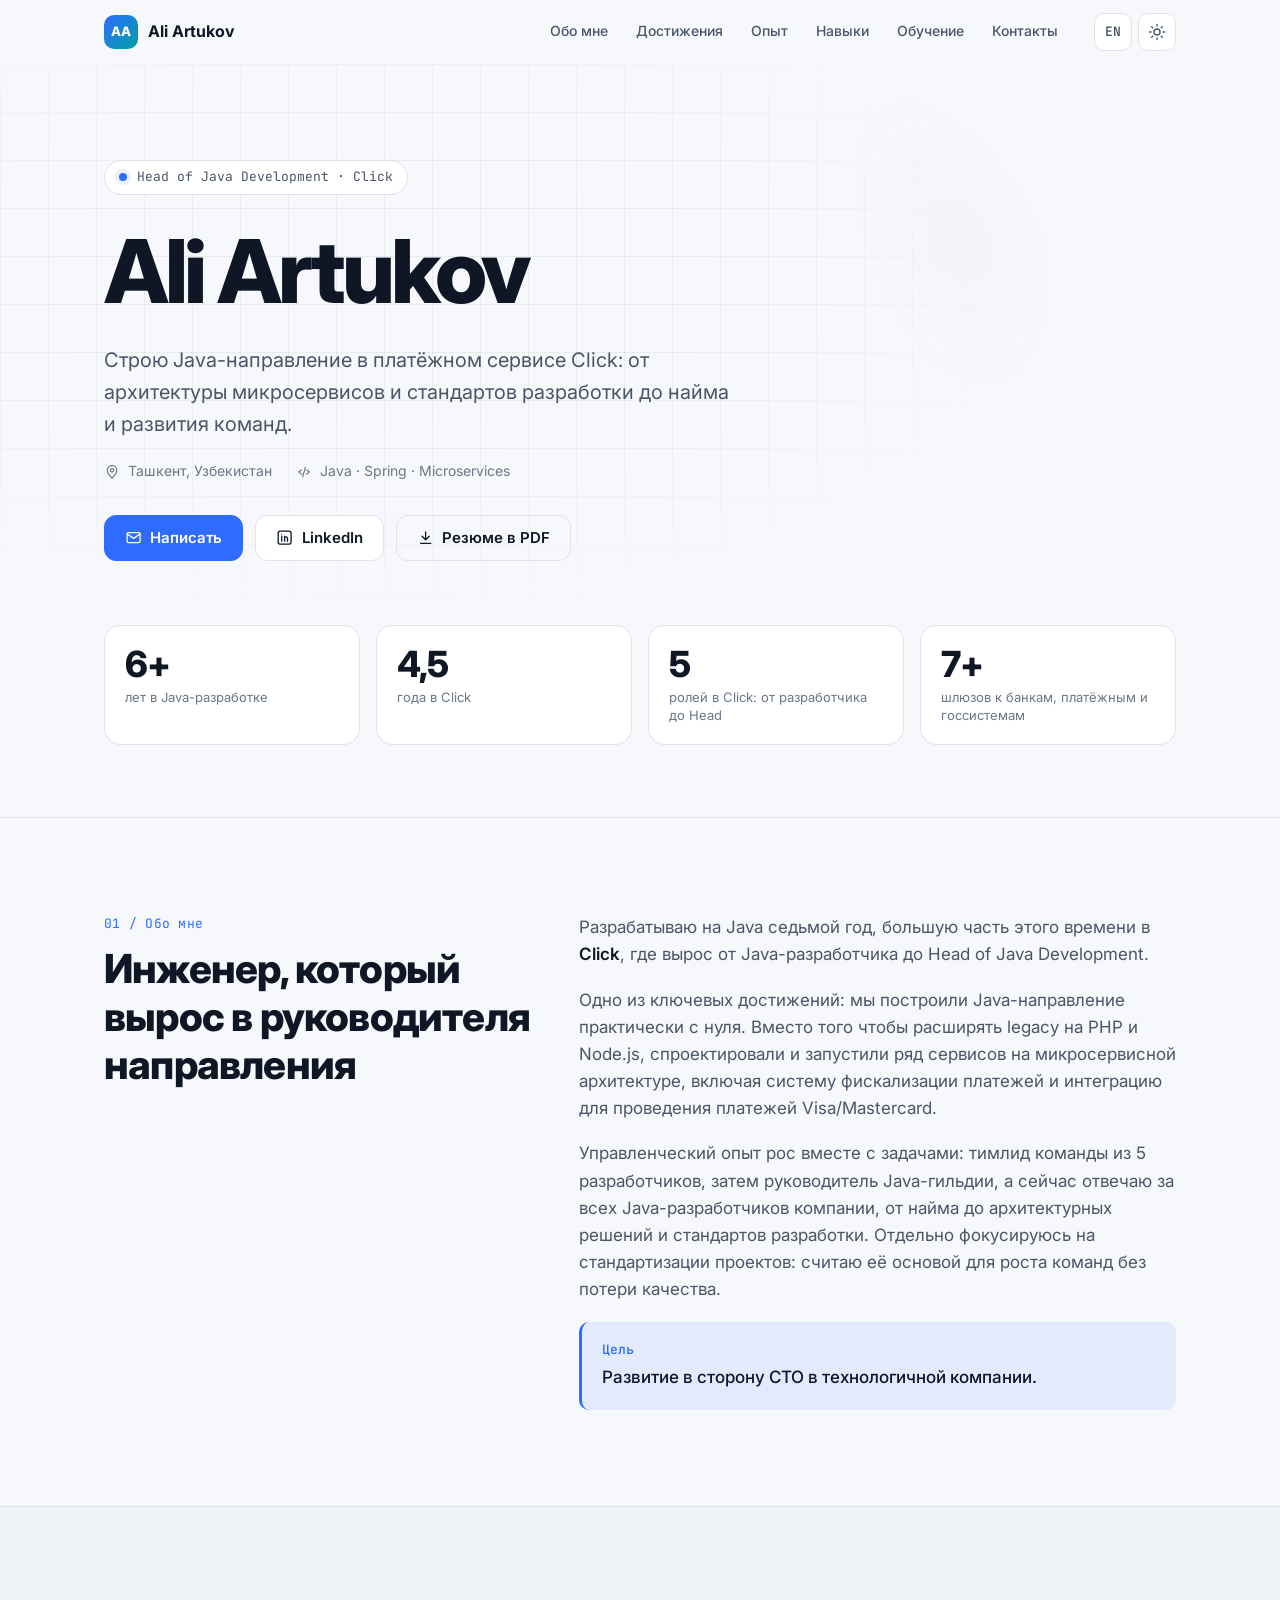
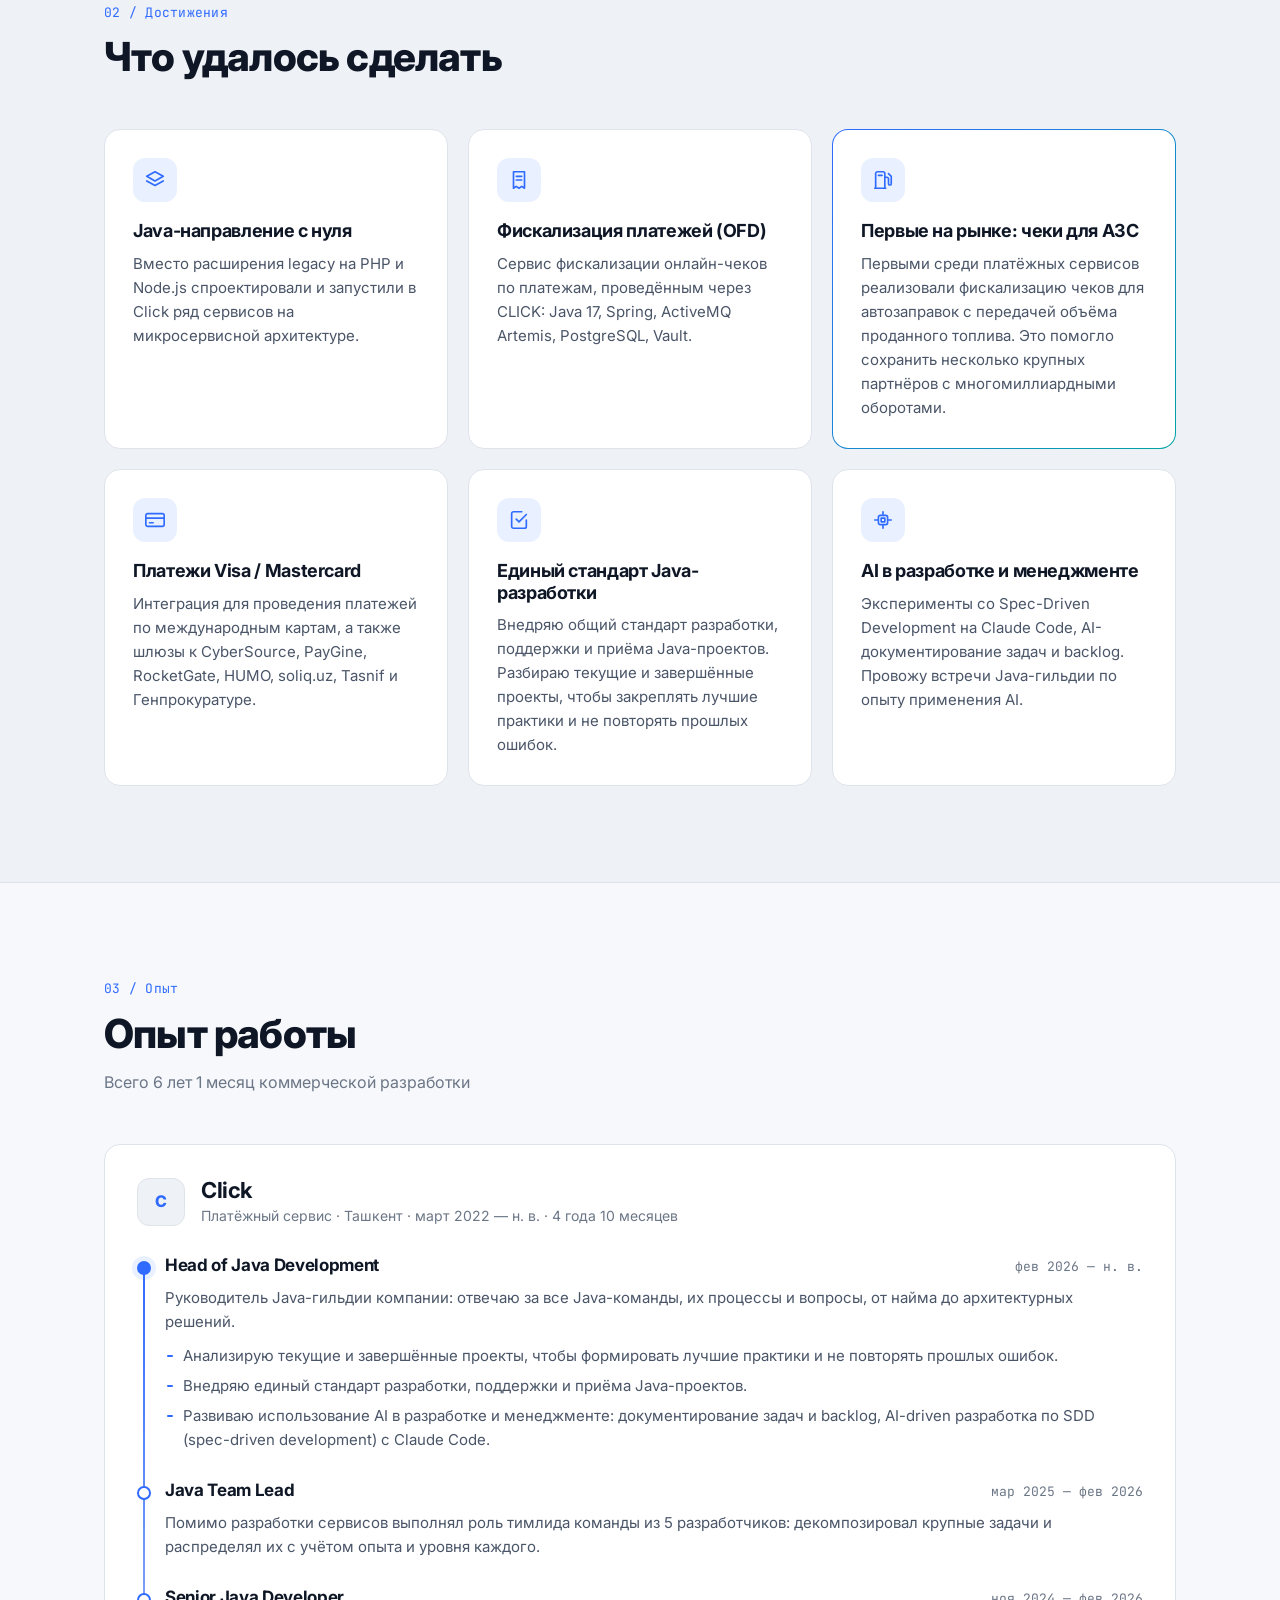
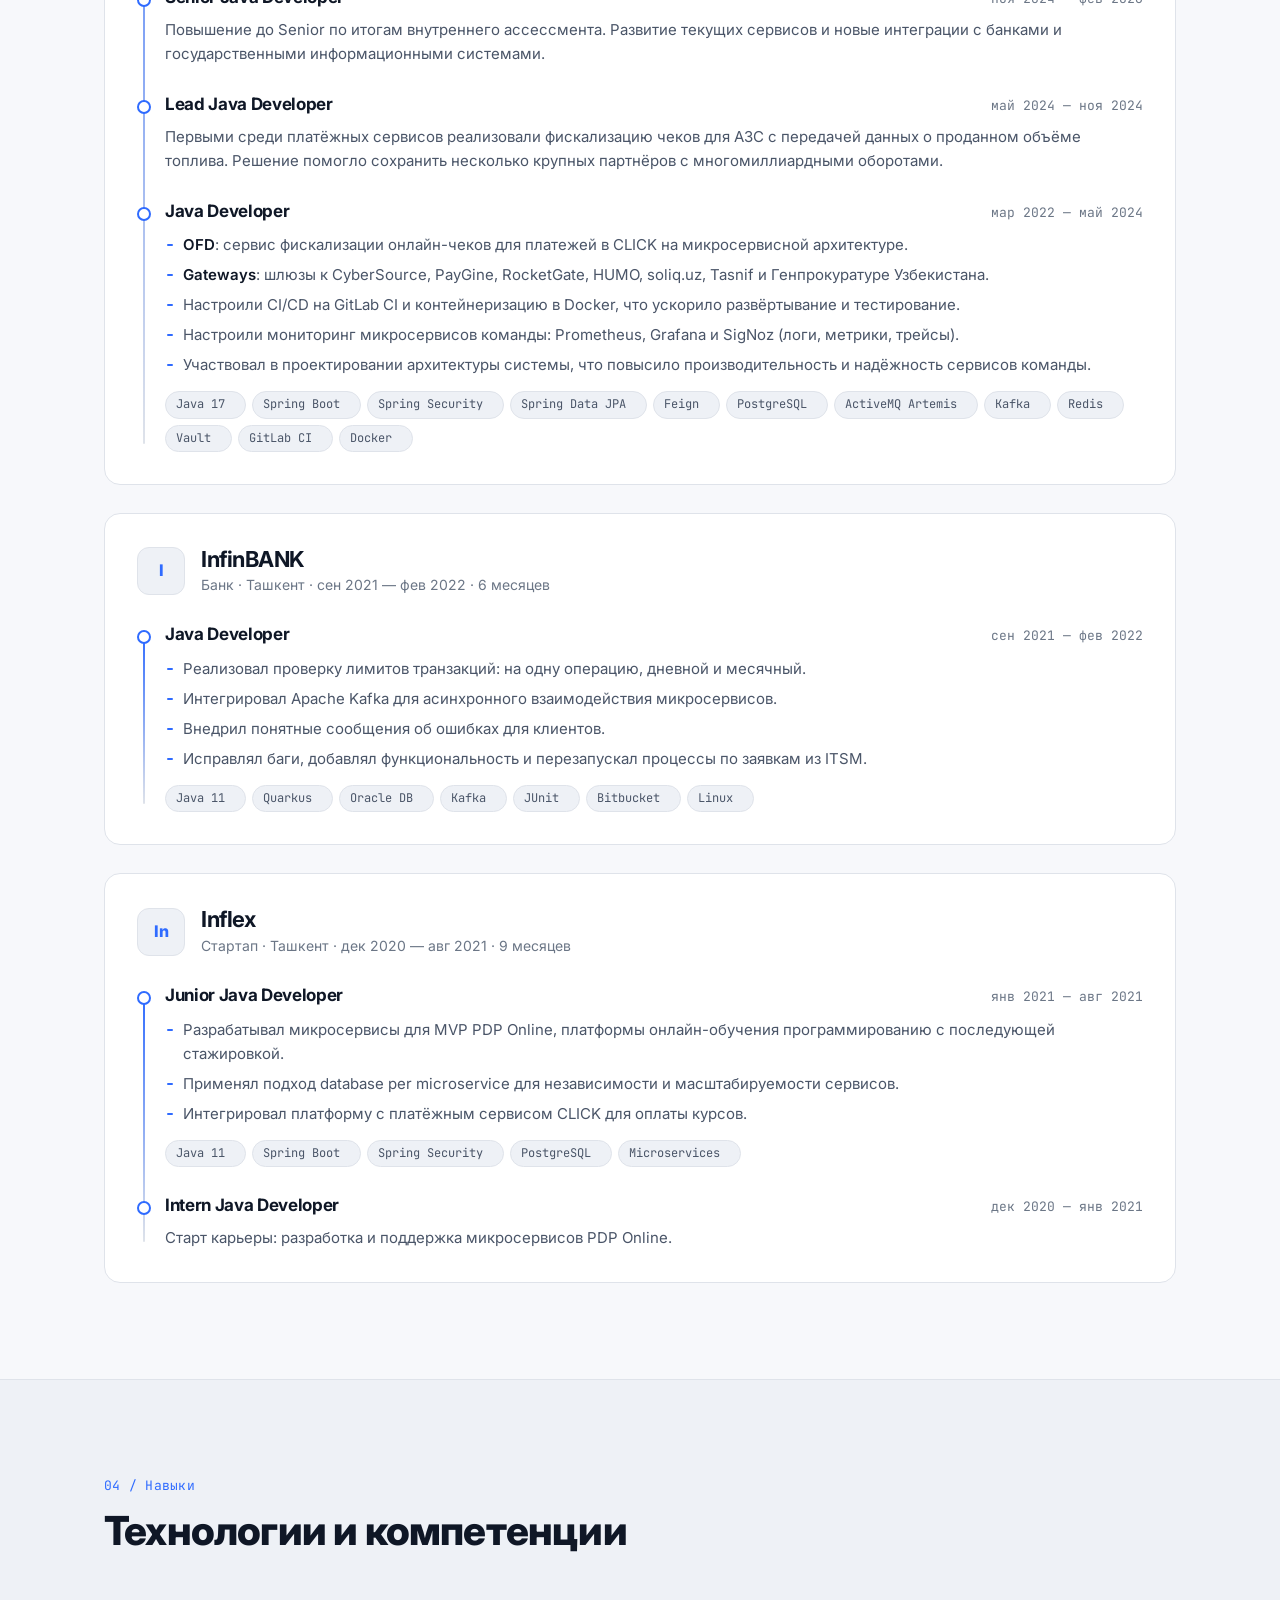
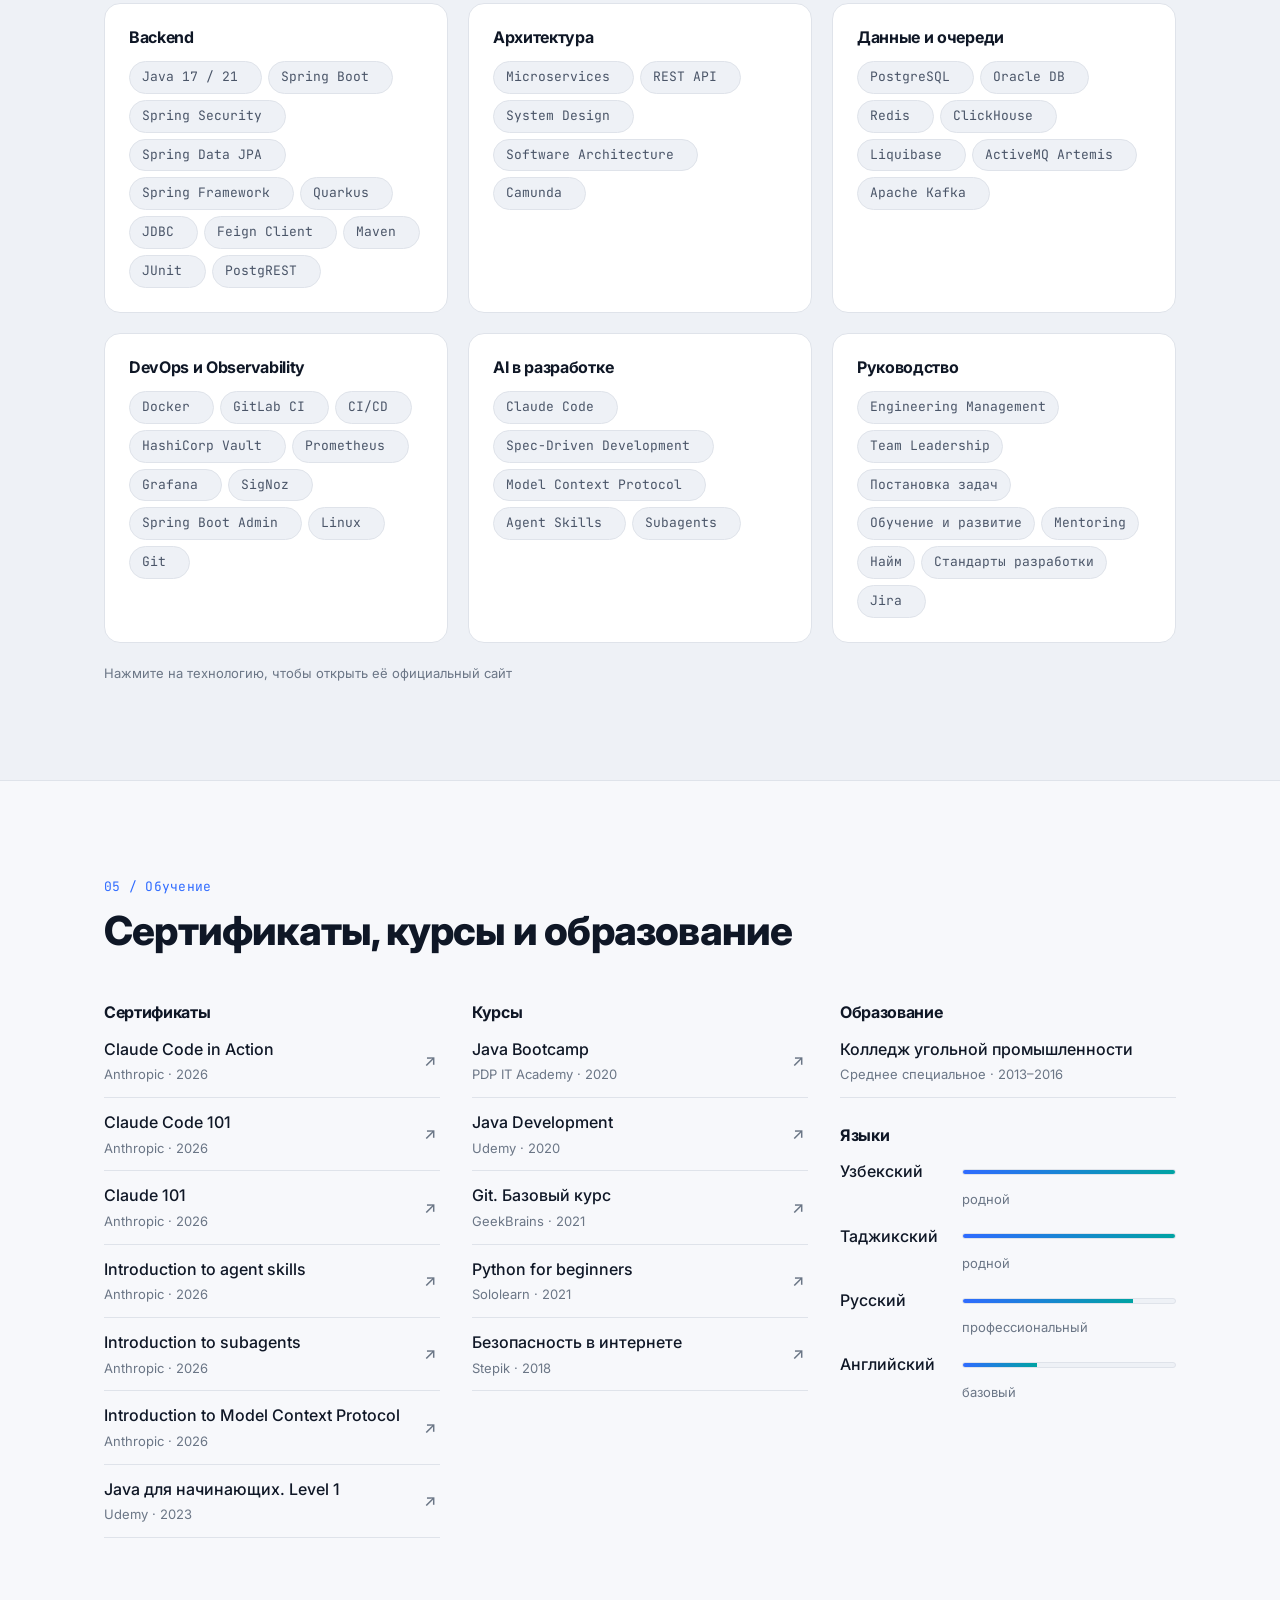
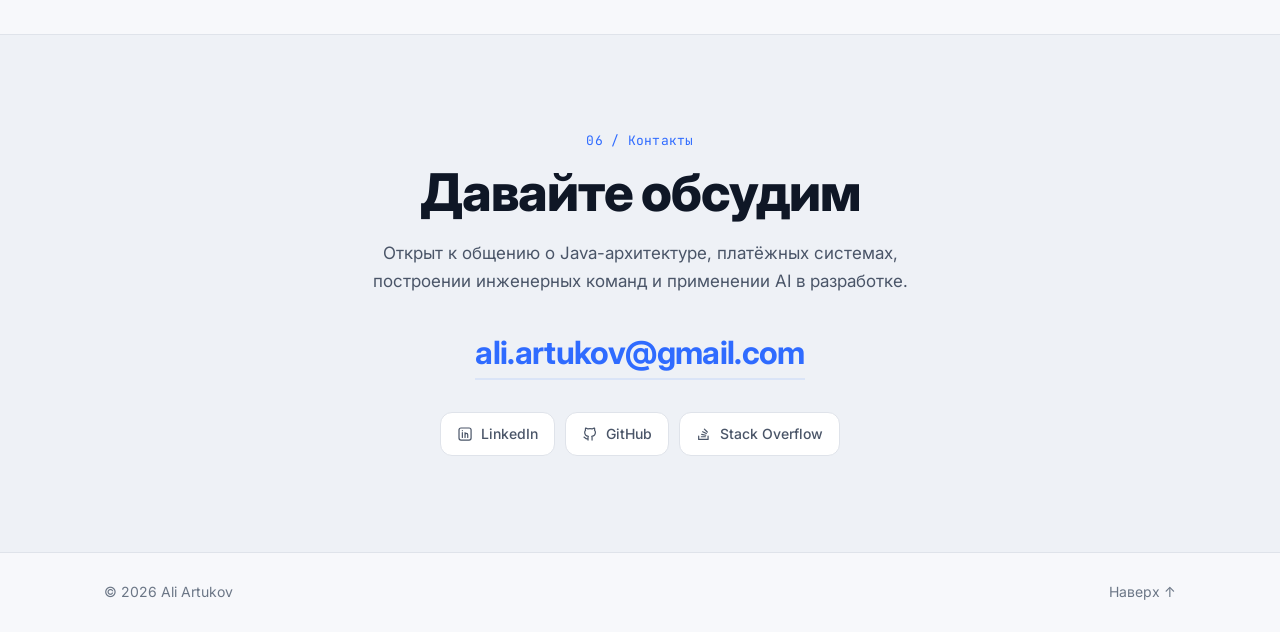
<file: index.html>
<!DOCTYPE html>
<html lang="ru">
<head>
  <meta charset="utf-8">
  <meta name="viewport" content="width=device-width, initial-scale=1">
  <title>Ali Artukov — Head of Java Development</title>
  <meta name="description" content="Ali Artukov — Head of Java Development в Click (Ташкент). Java, Spring, микросервисы, платёжные интеграции, руководство Java-командами и стандарты разработки.">
  <meta name="author" content="Ali Artukov">
  <link rel="canonical" href="https://aliartukov.github.io/">
  <link rel="alternate" hreflang="ru" href="https://aliartukov.github.io/">
  <link rel="alternate" hreflang="en" href="https://aliartukov.github.io/en/">
  <link rel="alternate" hreflang="x-default" href="https://aliartukov.github.io/en/">

  <meta property="og:type" content="profile">
  <meta property="og:url" content="https://aliartukov.github.io/">
  <meta property="og:title" content="Ali Artukov — Head of Java Development">
  <meta property="og:description" content="Java, Spring, микросервисы и платёжные интеграции. Руковожу Java-направлением в Click.">
  <meta property="og:locale" content="ru_RU">
  <meta property="og:locale:alternate" content="en_US">
  <meta name="twitter:card" content="summary">

  <meta name="theme-color" content="#0b0f17" media="(prefers-color-scheme: dark)">
  <meta name="theme-color" content="#f7f8fb" media="(prefers-color-scheme: light)">
  <link rel="icon" href="assets/favicon.svg" type="image/svg+xml">

  <link rel="preconnect" href="https://fonts.googleapis.com">
  <link rel="preconnect" href="https://fonts.gstatic.com" crossorigin>
  <link href="https://fonts.googleapis.com/css2?family=Inter:wght@400;500;600;700;800&family=JetBrains+Mono:wght@400;500&display=swap" rel="stylesheet">
  <link rel="stylesheet" href="assets/style.css">

  <script>
    // Apply saved theme before first paint to avoid a flash
    try {
      var t = localStorage.getItem('theme');
      if (t) document.documentElement.dataset.theme = t;
    } catch (e) {}
  </script>

  <script type="application/ld+json">
  {
    "@context": "https://schema.org",
    "@type": "Person",
    "name": "Ali Artukov",
    "jobTitle": "Head of Java Development",
    "worksFor": { "@type": "Organization", "name": "Click", "url": "https://click.uz" },
    "address": { "@type": "PostalAddress", "addressLocality": "Tashkent", "addressCountry": "UZ" },
    "email": "mailto:ali.artukov@gmail.com",
    "url": "https://aliartukov.github.io/",
    "sameAs": [
      "https://www.linkedin.com/in/aliartukov",
      "https://github.com/AliArtukov",
      "https://stackoverflow.com/users/19207374/ali-artukov"
    ],
    "knowsAbout": ["Java", "Spring Boot", "Microservices", "Payment systems", "Engineering management"]
  }
  </script>
</head>

<body id="top">
<a class="skip-link" href="#main">К содержанию</a>

<header class="nav">
  <div class="nav__inner">
    <a class="nav__logo" href="#top" aria-label="Наверх">
      <span class="monogram">AA</span>
      <span class="nav__name">Ali Artukov</span>
    </a>
    <nav aria-label="Разделы">
      <ul class="nav__links" id="nav-links">
        <li><a href="#about">Обо мне</a></li>
        <li><a href="#highlights">Достижения</a></li>
        <li><a href="#experience">Опыт</a></li>
        <li><a href="#skills">Навыки</a></li>
        <li><a href="#learning">Обучение</a></li>
        <li><a href="#contact">Контакты</a></li>
      </ul>
    </nav>
    <div class="nav__actions">
      <a class="icon-btn lang-btn" href="en/" hreflang="en" lang="en" data-lang="en" aria-label="English version">EN</a>
      <button class="icon-btn" id="theme-toggle" type="button" aria-label="Сменить тему">
        <svg class="i-sun" viewBox="0 0 24 24" aria-hidden="true"><circle cx="12" cy="12" r="4"/><path d="M12 2v2M12 20v2M4.9 4.9l1.4 1.4M17.7 17.7l1.4 1.4M2 12h2M20 12h2M4.9 19.1l1.4-1.4M17.7 6.3l1.4-1.4"/></svg>
        <svg class="i-moon" viewBox="0 0 24 24" aria-hidden="true"><path d="M21 12.8A9 9 0 1 1 11.2 3a7 7 0 0 0 9.8 9.8z"/></svg>
      </button>
      <button class="icon-btn nav__burger" id="nav-toggle" type="button" aria-label="Меню" aria-expanded="false" aria-controls="nav-links">
        <svg viewBox="0 0 24 24" aria-hidden="true"><path d="M4 7h16M4 12h16M4 17h16"/></svg>
      </button>
    </div>
  </div>
</header>

<main id="main">

  <!-- Hero -->
  <section class="hero" id="hero">
    <div class="hero__grid" aria-hidden="true"></div>
    <div class="container hero__inner">
      <p class="eyebrow"><span class="dot"></span>Head of Java Development · Click</p>
      <h1 class="hero__title">Ali Artukov</h1>
      <p class="hero__lead">
        Строю Java-направление в платёжном сервисе Click: от архитектуры микросервисов
        и стандартов разработки до найма и развития команд.
      </p>
      <div class="hero__meta">
        <span>
          <svg viewBox="0 0 24 24" aria-hidden="true"><path d="M12 21s-7-6.2-7-11.5A7 7 0 0 1 19 9.5C19 14.8 12 21 12 21z"/><circle cx="12" cy="9.5" r="2.5"/></svg>
          Ташкент, Узбекистан
        </span>
        <span>
          <svg viewBox="0 0 24 24" aria-hidden="true"><path d="m8 9-4 3 4 3M16 9l4 3-4 3M14 5l-4 14"/></svg>
          Java · Spring · Microservices
        </span>
      </div>
      <div class="hero__cta">
        <a class="btn btn--primary" href="mailto:ali.artukov@gmail.com">
          <svg viewBox="0 0 24 24" aria-hidden="true"><rect x="3" y="5" width="18" height="14" rx="2"/><path d="m3 7 9 6 9-6"/></svg>
          Написать
        </a>
        <a class="btn" href="https://www.linkedin.com/in/aliartukov" target="_blank" rel="noopener">
          <svg viewBox="0 0 24 24" aria-hidden="true"><rect x="3" y="3" width="18" height="18" rx="3"/><path d="M8 10v7M8 7v.01M12 17v-4a2 2 0 0 1 4 0v4M12 10v7"/></svg>
          LinkedIn
        </a>
        <button class="btn btn--ghost" type="button" id="print-cv">
          <svg viewBox="0 0 24 24" aria-hidden="true"><path d="M12 4v11M7 10l5 5 5-5M5 20h14"/></svg>
          Резюме в PDF
        </button>
      </div>

      <dl class="stats">
        <div class="stat">
          <dt><span data-years-unit>лет</span> в Java-разработке</dt>
          <dd><span data-years-since="2020-12">5</span>+</dd>
        </div>
        <div class="stat">
          <dt><span data-years-unit>года</span> в Click</dt>
          <dd><span data-years-since="2022-03" data-precise>4,5</span></dd>
        </div>
        <div class="stat">
          <dt>ролей в Click: от разработчика до Head</dt>
          <dd>5</dd>
        </div>
        <div class="stat">
          <dt>шлюзов к банкам, платёжным и госсистемам</dt>
          <dd>7+</dd>
        </div>
      </dl>
    </div>
  </section>

  <!-- About -->
  <section class="section" id="about">
    <div class="container two-col">
      <div class="section__head">
        <p class="kicker">01 / Обо мне</p>
        <h2>Инженер, который вырос в руководителя направления</h2>
      </div>
      <div class="prose reveal">
        <p>
          Разрабатываю на Java <span data-years-ordinal="2020-12">шестой</span> год, большую часть этого времени в
          <strong>Click</strong>, где вырос от Java-разработчика до Head of Java Development.
        </p>
        <p>
          Одно из ключевых достижений: мы построили Java-направление практически с нуля. Вместо того
          чтобы расширять legacy на PHP и Node.js, спроектировали и запустили ряд сервисов на микросервисной
          архитектуре, включая систему фискализации платежей и интеграцию для проведения платежей Visa/Mastercard.
        </p>
        <p>
          Управленческий опыт рос вместе с задачами: тимлид команды из 5 разработчиков, затем руководитель
          Java-гильдии, а сейчас отвечаю за всех Java-разработчиков компании, от найма до архитектурных решений
          и стандартов разработки. Отдельно фокусируюсь на стандартизации проектов: считаю её основой для
          роста команд без потери качества.
        </p>
        <p class="goal">
          <span class="kicker">Цель</span>
          Развитие в сторону CTO в технологичной компании.
        </p>
      </div>
    </div>
  </section>

  <!-- Highlights -->
  <section class="section section--alt" id="highlights">
    <div class="container">
      <div class="section__head">
        <p class="kicker">02 / Достижения</p>
        <h2>Что удалось сделать</h2>
      </div>
      <div class="cards">
        <article class="card reveal">
          <div class="card__icon"><svg viewBox="0 0 24 24" aria-hidden="true"><path d="M12 3 3 8l9 5 9-5-9-5z"/><path d="m3 13 9 5 9-5"/></svg></div>
          <h3>Java-направление с нуля</h3>
          <p>Вместо расширения legacy на PHP и Node.js спроектировали и запустили в Click ряд сервисов на микросервисной архитектуре.</p>
        </article>
        <article class="card reveal">
          <div class="card__icon"><svg viewBox="0 0 24 24" aria-hidden="true"><path d="M6 3h12v18l-3-2-3 2-3-2-3 2V3z"/><path d="M9 8h6M9 12h6"/></svg></div>
          <h3>Фискализация платежей (OFD)</h3>
          <p>Сервис фискализации онлайн-чеков по платежам, проведённым через CLICK: Java 17, Spring, ActiveMQ Artemis, PostgreSQL, Vault.</p>
        </article>
        <article class="card card--accent reveal">
          <div class="card__icon"><svg viewBox="0 0 24 24" aria-hidden="true"><path d="M4 21V5a2 2 0 0 1 2-2h6a2 2 0 0 1 2 2v16M3 21h12M14 9h2a2 2 0 0 1 2 2v5a1.5 1.5 0 0 0 3 0V8l-3-3"/><path d="M7 7h4"/></svg></div>
          <h3>Первые на рынке: чеки для АЗС</h3>
          <p>Первыми среди платёжных сервисов реализовали фискализацию чеков для автозаправок с передачей объёма проданного топлива. Это помогло сохранить несколько крупных партнёров с многомиллиардными оборотами.</p>
        </article>
        <article class="card reveal">
          <div class="card__icon"><svg viewBox="0 0 24 24" aria-hidden="true"><rect x="2" y="5" width="20" height="14" rx="2"/><path d="M2 10h20M6 15h4"/></svg></div>
          <h3>Платежи Visa / Mastercard</h3>
          <p>Интеграция для проведения платежей по международным картам, а также шлюзы к CyberSource, PayGine, RocketGate, HUMO, soliq.uz, Tasnif и Генпрокуратуре.</p>
        </article>
        <article class="card reveal">
          <div class="card__icon"><svg viewBox="0 0 24 24" aria-hidden="true"><path d="M9 11l3 3 8-8"/><path d="M20 12v7a2 2 0 0 1-2 2H6a2 2 0 0 1-2-2V5a2 2 0 0 1 2-2h9"/></svg></div>
          <h3>Единый стандарт Java-разработки</h3>
          <p>Внедряю общий стандарт разработки, поддержки и приёма Java-проектов. Разбираю текущие и завершённые проекты, чтобы закреплять лучшие практики и не повторять прошлых ошибок.</p>
        </article>
        <article class="card reveal">
          <div class="card__icon"><svg viewBox="0 0 24 24" aria-hidden="true"><path d="M12 3v3M12 18v3M3 12h3M18 12h3"/><rect x="7" y="7" width="10" height="10" rx="2"/><path d="M10 10h4v4h-4z"/></svg></div>
          <h3>AI в разработке и менеджменте</h3>
          <p>Эксперименты со Spec-Driven Development на Claude Code, AI-документирование задач и backlog. Провожу встречи Java-гильдии по опыту применения AI.</p>
        </article>
      </div>
    </div>
  </section>

  <!-- Experience -->
  <section class="section" id="experience">
    <div class="container">
      <div class="section__head">
        <p class="kicker">03 / Опыт</p>
        <h2>Опыт работы</h2>
        <p class="section__sub">Всего <span data-duration-since="2020-12">5 лет 10 месяцев</span> коммерческой разработки</p>
      </div>

      <ol class="timeline">

        <!-- Click -->
        <li class="company reveal">
          <div class="company__head">
            <div class="company__logo" aria-hidden="true">C</div>
            <div>
              <h3>Click</h3>
              <p class="muted">Платёжный сервис · Ташкент · март 2022 — н. в. · <span data-duration-since="2022-03">4 года 7 месяцев</span></p>
            </div>
          </div>

          <ol class="roles">
            <li class="role role--current">
              <div class="role__head">
                <h4>Head of Java Development</h4>
                <span class="role__date">фев 2026 — н. в.</span>
              </div>
              <p>Руководитель Java-гильдии компании: отвечаю за все Java-команды, их процессы и вопросы, от найма до архитектурных решений.</p>
              <ul>
                <li>Анализирую текущие и завершённые проекты, чтобы формировать лучшие практики и не повторять прошлых ошибок.</li>
                <li>Внедряю единый стандарт разработки, поддержки и приёма Java-проектов.</li>
                <li>Развиваю использование AI в разработке и менеджменте: документирование задач и backlog, AI-driven разработка по SDD (spec-driven development) с Claude Code.</li>
              </ul>
            </li>

            <li class="role">
              <div class="role__head">
                <h4>Java Team Lead</h4>
                <span class="role__date">мар 2025 — фев 2026</span>
              </div>
              <p>Помимо разработки сервисов выполнял роль тимлида команды из 5 разработчиков: декомпозировал крупные задачи и распределял их с учётом опыта и уровня каждого.</p>
            </li>

            <li class="role">
              <div class="role__head">
                <h4>Senior Java Developer</h4>
                <span class="role__date">ноя 2024 — фев 2026</span>
              </div>
              <p>Повышение до Senior по итогам внутреннего ассессмента. Развитие текущих сервисов и новые интеграции с банками и государственными информационными системами.</p>
            </li>

            <li class="role">
              <div class="role__head">
                <h4>Lead Java Developer</h4>
                <span class="role__date">май 2024 — ноя 2024</span>
              </div>
              <p>Первыми среди платёжных сервисов реализовали фискализацию чеков для АЗС с передачей данных о проданном объёме топлива. Решение помогло сохранить несколько крупных партнёров с многомиллиардными оборотами.</p>
            </li>

            <li class="role">
              <div class="role__head">
                <h4>Java Developer</h4>
                <span class="role__date">мар 2022 — май 2024</span>
              </div>
              <ul>
                <li><strong>OFD</strong>: сервис фискализации онлайн-чеков для платежей в CLICK на микросервисной архитектуре.</li>
                <li><strong>Gateways</strong>: шлюзы к CyberSource, PayGine, RocketGate, HUMO, soliq.uz, Tasnif и Генпрокуратуре Узбекистана.</li>
                <li>Настроили CI/CD на GitLab CI и контейнеризацию в Docker, что ускорило развёртывание и тестирование.</li>
                <li>Настроили мониторинг микросервисов команды: Prometheus, Grafana и SigNoz (логи, метрики, трейсы).</li>
                <li>Участвовал в проектировании архитектуры системы, что повысило производительность и надёжность сервисов команды.</li>
              </ul>
              <ul class="tags">
                <li><a href="https://www.oracle.com/java/" target="_blank" rel="noopener">Java 17</a></li>
                <li><a href="https://spring.io/projects/spring-boot" target="_blank" rel="noopener">Spring Boot</a></li>
                <li><a href="https://spring.io/projects/spring-security" target="_blank" rel="noopener">Spring Security</a></li>
                <li><a href="https://spring.io/projects/spring-data-jpa" target="_blank" rel="noopener">Spring Data JPA</a></li>
                <li><a href="https://spring.io/projects/spring-cloud-openfeign" target="_blank" rel="noopener">Feign</a></li>
                <li><a href="https://www.postgresql.org/" target="_blank" rel="noopener">PostgreSQL</a></li>
                <li><a href="https://artemis.apache.org/components/artemis/" target="_blank" rel="noopener">ActiveMQ Artemis</a></li>
                <li><a href="https://kafka.apache.org/" target="_blank" rel="noopener">Kafka</a></li>
                <li><a href="https://redis.io/" target="_blank" rel="noopener">Redis</a></li>
                <li><a href="https://developer.hashicorp.com/vault" target="_blank" rel="noopener">Vault</a></li>
                <li><a href="https://docs.gitlab.com/ci/" target="_blank" rel="noopener">GitLab CI</a></li>
                <li><a href="https://www.docker.com/" target="_blank" rel="noopener">Docker</a></li>
              </ul>
            </li>
          </ol>
        </li>

        <!-- InfinBANK -->
        <li class="company reveal">
          <div class="company__head">
            <div class="company__logo" aria-hidden="true">I</div>
            <div>
              <h3>InfinBANK</h3>
              <p class="muted">Банк · Ташкент · сен 2021 — фев 2022 · 6 месяцев</p>
            </div>
          </div>
          <ol class="roles">
            <li class="role">
              <div class="role__head">
                <h4>Java Developer</h4>
                <span class="role__date">сен 2021 — фев 2022</span>
              </div>
              <ul>
                <li>Реализовал проверку лимитов транзакций: на одну операцию, дневной и месячный.</li>
                <li>Интегрировал Apache Kafka для асинхронного взаимодействия микросервисов.</li>
                <li>Внедрил понятные сообщения об ошибках для клиентов.</li>
                <li>Исправлял баги, добавлял функциональность и перезапускал процессы по заявкам из ITSM.</li>
              </ul>
              <ul class="tags">
                <li><a href="https://www.oracle.com/java/" target="_blank" rel="noopener">Java 11</a></li>
                <li><a href="https://quarkus.io/" target="_blank" rel="noopener">Quarkus</a></li>
                <li><a href="https://www.oracle.com/database/" target="_blank" rel="noopener">Oracle DB</a></li>
                <li><a href="https://kafka.apache.org/" target="_blank" rel="noopener">Kafka</a></li>
                <li><a href="https://junit.org/" target="_blank" rel="noopener">JUnit</a></li>
                <li><a href="https://bitbucket.org/product/" target="_blank" rel="noopener">Bitbucket</a></li>
                <li><a href="https://www.kernel.org/" target="_blank" rel="noopener">Linux</a></li>
              </ul>
            </li>
          </ol>
        </li>

        <!-- Inflex -->
        <li class="company reveal">
          <div class="company__head">
            <div class="company__logo" aria-hidden="true">In</div>
            <div>
              <h3>Inflex</h3>
              <p class="muted">Стартап · Ташкент · дек 2020 — авг 2021 · 9 месяцев</p>
            </div>
          </div>
          <ol class="roles">
            <li class="role">
              <div class="role__head">
                <h4>Junior Java Developer</h4>
                <span class="role__date">янв 2021 — авг 2021</span>
              </div>
              <ul>
                <li>Разрабатывал микросервисы для MVP PDP Online, платформы онлайн-обучения программированию с последующей стажировкой.</li>
                <li>Применял подход database per microservice для независимости и масштабируемости сервисов.</li>
                <li>Интегрировал платформу с платёжным сервисом CLICK для оплаты курсов.</li>
              </ul>
              <ul class="tags">
                <li><a href="https://www.oracle.com/java/" target="_blank" rel="noopener">Java 11</a></li>
                <li><a href="https://spring.io/projects/spring-boot" target="_blank" rel="noopener">Spring Boot</a></li>
                <li><a href="https://spring.io/projects/spring-security" target="_blank" rel="noopener">Spring Security</a></li>
                <li><a href="https://www.postgresql.org/" target="_blank" rel="noopener">PostgreSQL</a></li>
                <li><a href="https://martinfowler.com/articles/microservices.html" target="_blank" rel="noopener">Microservices</a></li>
              </ul>
            </li>
            <li class="role">
              <div class="role__head">
                <h4>Intern Java Developer</h4>
                <span class="role__date">дек 2020 — янв 2021</span>
              </div>
              <p>Старт карьеры: разработка и поддержка микросервисов PDP Online.</p>
            </li>
          </ol>
        </li>
      </ol>
    </div>
  </section>

  <!-- Skills -->
  <section class="section section--alt" id="skills">
    <div class="container">
      <div class="section__head">
        <p class="kicker">04 / Навыки</p>
        <h2>Технологии и компетенции</h2>
      </div>
      <div class="skills">
        <div class="skill-group reveal">
          <h3>Backend</h3>
          <ul class="tags tags--lg">
            <li><a href="https://www.oracle.com/java/" target="_blank" rel="noopener">Java 17 / 21</a></li>
            <li><a href="https://spring.io/projects/spring-boot" target="_blank" rel="noopener">Spring Boot</a></li>
            <li><a href="https://spring.io/projects/spring-security" target="_blank" rel="noopener">Spring Security</a></li>
            <li><a href="https://spring.io/projects/spring-data-jpa" target="_blank" rel="noopener">Spring Data JPA</a></li>
            <li><a href="https://spring.io/projects/spring-framework" target="_blank" rel="noopener">Spring Framework</a></li>
            <li><a href="https://quarkus.io/" target="_blank" rel="noopener">Quarkus</a></li>
            <li><a href="https://docs.oracle.com/javase/tutorial/jdbc/" target="_blank" rel="noopener">JDBC</a></li>
            <li><a href="https://spring.io/projects/spring-cloud-openfeign" target="_blank" rel="noopener">Feign Client</a></li>
            <li><a href="https://maven.apache.org/" target="_blank" rel="noopener">Maven</a></li>
            <li><a href="https://junit.org/" target="_blank" rel="noopener">JUnit</a></li>
            <li><a href="https://postgrest.org/" target="_blank" rel="noopener">PostgREST</a></li>
          </ul>
        </div>
        <div class="skill-group reveal">
          <h3>Архитектура</h3>
          <ul class="tags tags--lg">
            <li><a href="https://martinfowler.com/articles/microservices.html" target="_blank" rel="noopener">Microservices</a></li>
            <li><a href="https://ics.uci.edu/~fielding/pubs/dissertation/rest_arch_style.htm" target="_blank" rel="noopener">REST API</a></li>
            <li><a href="https://github.com/donnemartin/system-design-primer" target="_blank" rel="noopener">System Design</a></li>
            <li><a href="https://martinfowler.com/architecture/" target="_blank" rel="noopener">Software Architecture</a></li>
            <li><a href="https://camunda.com/" target="_blank" rel="noopener">Camunda</a></li>
          </ul>
        </div>
        <div class="skill-group reveal">
          <h3>Данные и очереди</h3>
          <ul class="tags tags--lg">
            <li><a href="https://www.postgresql.org/" target="_blank" rel="noopener">PostgreSQL</a></li>
            <li><a href="https://www.oracle.com/database/" target="_blank" rel="noopener">Oracle DB</a></li>
            <li><a href="https://redis.io/" target="_blank" rel="noopener">Redis</a></li>
            <li><a href="https://clickhouse.com/" target="_blank" rel="noopener">ClickHouse</a></li>
            <li><a href="https://www.liquibase.com/" target="_blank" rel="noopener">Liquibase</a></li>
            <li><a href="https://artemis.apache.org/components/artemis/" target="_blank" rel="noopener">ActiveMQ Artemis</a></li>
            <li><a href="https://kafka.apache.org/" target="_blank" rel="noopener">Apache Kafka</a></li>
          </ul>
        </div>
        <div class="skill-group reveal">
          <h3>DevOps и Observability</h3>
          <ul class="tags tags--lg">
            <li><a href="https://www.docker.com/" target="_blank" rel="noopener">Docker</a></li>
            <li><a href="https://docs.gitlab.com/ci/" target="_blank" rel="noopener">GitLab CI</a></li>
            <li><a href="https://continuousdelivery.com/" target="_blank" rel="noopener">CI/CD</a></li>
            <li><a href="https://developer.hashicorp.com/vault" target="_blank" rel="noopener">HashiCorp Vault</a></li>
            <li><a href="https://prometheus.io/" target="_blank" rel="noopener">Prometheus</a></li>
            <li><a href="https://grafana.com/" target="_blank" rel="noopener">Grafana</a></li>
            <li><a href="https://signoz.io/" target="_blank" rel="noopener">SigNoz</a></li>
            <li><a href="https://github.com/codecentric/spring-boot-admin" target="_blank" rel="noopener">Spring Boot Admin</a></li>
            <li><a href="https://www.kernel.org/" target="_blank" rel="noopener">Linux</a></li>
            <li><a href="https://git-scm.com/" target="_blank" rel="noopener">Git</a></li>
          </ul>
        </div>
        <div class="skill-group reveal">
          <h3>AI в разработке</h3>
          <ul class="tags tags--lg">
            <li><a href="https://claude.com/product/claude-code" target="_blank" rel="noopener">Claude Code</a></li>
            <li><a href="https://github.com/github/spec-kit" target="_blank" rel="noopener">Spec-Driven Development</a></li>
            <li><a href="https://modelcontextprotocol.io/" target="_blank" rel="noopener">Model Context Protocol</a></li>
            <li><a href="https://code.claude.com/docs/en/skills" target="_blank" rel="noopener">Agent Skills</a></li>
            <li><a href="https://code.claude.com/docs/en/sub-agents" target="_blank" rel="noopener">Subagents</a></li>
          </ul>
        </div>
        <div class="skill-group reveal">
          <h3>Руководство</h3>
          <ul class="tags tags--lg">
            <li>Engineering Management</li><li>Team Leadership</li><li>Постановка задач</li>
            <li>Обучение и развитие</li><li>Mentoring</li><li>Найм</li><li>Стандарты разработки</li>
            <li><a href="https://www.atlassian.com/software/jira" target="_blank" rel="noopener">Jira</a></li>
          </ul>
        </div>
      </div>
      <p class="legend">Нажмите на технологию, чтобы открыть её официальный сайт</p>
    </div>
  </section>

  <!-- Learning -->
  <section class="section" id="learning">
    <div class="container">
      <div class="section__head">
        <p class="kicker">05 / Обучение</p>
        <h2>Сертификаты, курсы и образование</h2>
      </div>

      <div class="learning">
        <div class="learning__col reveal">
          <h3>Сертификаты</h3>
          <ul class="list list--links">
            <li><a href="https://verify.skilljar.com/c/cf42vhp38zkn" target="_blank" rel="noopener"><span>Claude Code in Action</span><span class="list__meta">Anthropic · 2026</span></a></li>
            <li><a href="https://verify.skilljar.com/c/vwod9skkqvod" target="_blank" rel="noopener"><span>Claude Code 101</span><span class="list__meta">Anthropic · 2026</span></a></li>
            <li><a href="https://verify.skilljar.com/c/5q98uunyeu5q" target="_blank" rel="noopener"><span>Claude 101</span><span class="list__meta">Anthropic · 2026</span></a></li>
            <li><a href="https://verify.skilljar.com/c/n3tggo8m4crp" target="_blank" rel="noopener"><span>Introduction to agent skills</span><span class="list__meta">Anthropic · 2026</span></a></li>
            <li><a href="https://verify.skilljar.com/c/57s2xbnx5k5u" target="_blank" rel="noopener"><span>Introduction to subagents</span><span class="list__meta">Anthropic · 2026</span></a></li>
            <li><a href="https://verify.skilljar.com/c/mstiecypxxa9" target="_blank" rel="noopener"><span>Introduction to Model Context Protocol</span><span class="list__meta">Anthropic · 2026</span></a></li>
            <li><a href="https://www.udemy.com/certificate/UC-12759352-770a-4be5-92a0-10dba7cfe60d/" target="_blank" rel="noopener"><span>Java для начинающих. Level 1</span><span class="list__meta">Udemy · 2023</span></a></li>
          </ul>
        </div>

        <div class="learning__col reveal">
          <h3>Курсы</h3>
          <ul class="list list--links">
            <li><a href="https://online.pdp.uz/checkCertificateQr/952de855-b169-4fbd-bcee-6f51f04cf5d6" target="_blank" rel="noopener"><span>Java Bootcamp</span><span class="list__meta">PDP IT Academy · 2020</span></a></li>
            <li><a href="https://www.udemy.com/certificate/UC-cc9c42cc-d687-4473-b73f-2e469181038a/" target="_blank" rel="noopener"><span>Java Development</span><span class="list__meta">Udemy · 2020</span></a></li>
            <li><a href="https://gb.ru/certificates/1284189" target="_blank" rel="noopener"><span>Git. Базовый курс</span><span class="list__meta">GeekBrains · 2021</span></a></li>
            <li><a href="https://www.sololearn.com/certificates/course/en/7801465/1157/landscape/png" target="_blank" rel="noopener"><span>Python for beginners</span><span class="list__meta">Sololearn · 2021</span></a></li>
            <li><a href="https://stepik.org/certificate/19cebd214195abe97be6c7d19fb1e327f4880298.pdf" target="_blank" rel="noopener"><span>Безопасность в интернете</span><span class="list__meta">Stepik · 2018</span></a></li>
          </ul>
        </div>

        <div class="learning__col reveal">
          <h3>Образование</h3>
          <ul class="list">
            <li><span>Колледж угольной промышленности</span><span class="list__meta">Среднее специальное · 2013–2016</span></li>
          </ul>
          <h3 class="mt">Языки</h3>
          <ul class="langs">
            <li><span>Узбекский</span><span class="bar" style="--v:100%"></span><span class="list__meta">родной</span></li>
            <li><span>Таджикский</span><span class="bar" style="--v:100%"></span><span class="list__meta">родной</span></li>
            <li><span>Русский</span><span class="bar" style="--v:80%"></span><span class="list__meta">профессиональный</span></li>
            <li><span>Английский</span><span class="bar" style="--v:35%"></span><span class="list__meta">базовый</span></li>
          </ul>
        </div>
      </div>
    </div>
  </section>

  <!-- Contact -->
  <section class="section section--contact" id="contact">
    <div class="container contact reveal">
      <p class="kicker">06 / Контакты</p>
      <h2>Давайте обсудим</h2>
      <p class="contact__lead">Открыт к общению о Java-архитектуре, платёжных системах, построении инженерных команд и применении AI в разработке.</p>
      <a class="contact__email" href="mailto:ali.artukov@gmail.com">ali.artukov@gmail.com</a>
      <ul class="socials">
        <li><a href="https://www.linkedin.com/in/aliartukov" target="_blank" rel="noopener">
          <svg viewBox="0 0 24 24" aria-hidden="true"><rect x="3" y="3" width="18" height="18" rx="3"/><path d="M8 10v7M8 7v.01M12 17v-4a2 2 0 0 1 4 0v4M12 10v7"/></svg>LinkedIn</a></li>
        <li><a href="https://github.com/AliArtukov" target="_blank" rel="noopener">
          <svg viewBox="0 0 24 24" aria-hidden="true"><path d="M9 19c-4 1.3-4-2-6-2.5M15 21v-3.5c0-1 .1-1.4-.5-2 2.8-.3 5.5-1.4 5.5-6a4.6 4.6 0 0 0-1.3-3.2 4.2 4.2 0 0 0-.1-3.2s-1.1-.3-3.5 1.3a12.3 12.3 0 0 0-6.2 0C6.5 2.8 5.4 3.1 5.4 3.1a4.2 4.2 0 0 0-.1 3.2A4.6 4.6 0 0 0 4 9.5c0 4.6 2.7 5.7 5.5 6-.6.6-.6 1.2-.5 2V21"/></svg>GitHub</a></li>
        <li><a href="https://stackoverflow.com/users/19207374/ali-artukov" target="_blank" rel="noopener">
          <svg viewBox="0 0 24 24" aria-hidden="true"><path d="M4 15v5h14v-5M8 16h6M8.5 12.5l6 1.3M10 8.5l5.4 2.8M12.5 4.7l4.3 4.3"/></svg>Stack Overflow</a></li>
      </ul>
    </div>
  </section>
</main>

<footer class="footer">
  <div class="container footer__inner">
    <p>© <span id="year">2026</span> Ali Artukov</p>
    <p class="footer__views" id="views" hidden title="Посещения сайта"><svg viewBox="0 0 24 24" aria-hidden="true"><path d="M2 12s3.6-7 10-7 10 7 10 7-3.6 7-10 7S2 12 2 12z"/><circle cx="12" cy="12" r="3"/></svg><span></span></p>
    <a href="#top" class="footer__top">Наверх ↑</a>
  </div>
</footer>

<script src="assets/main.js" defer></script>
<!-- Visit statistics: https://aliartukov.goatcounter.com (no cookies) -->
<script data-goatcounter="https://aliartukov.goatcounter.com/count" async src="https://gc.zgo.at/count.js"></script>
</body>
</html>
</file>
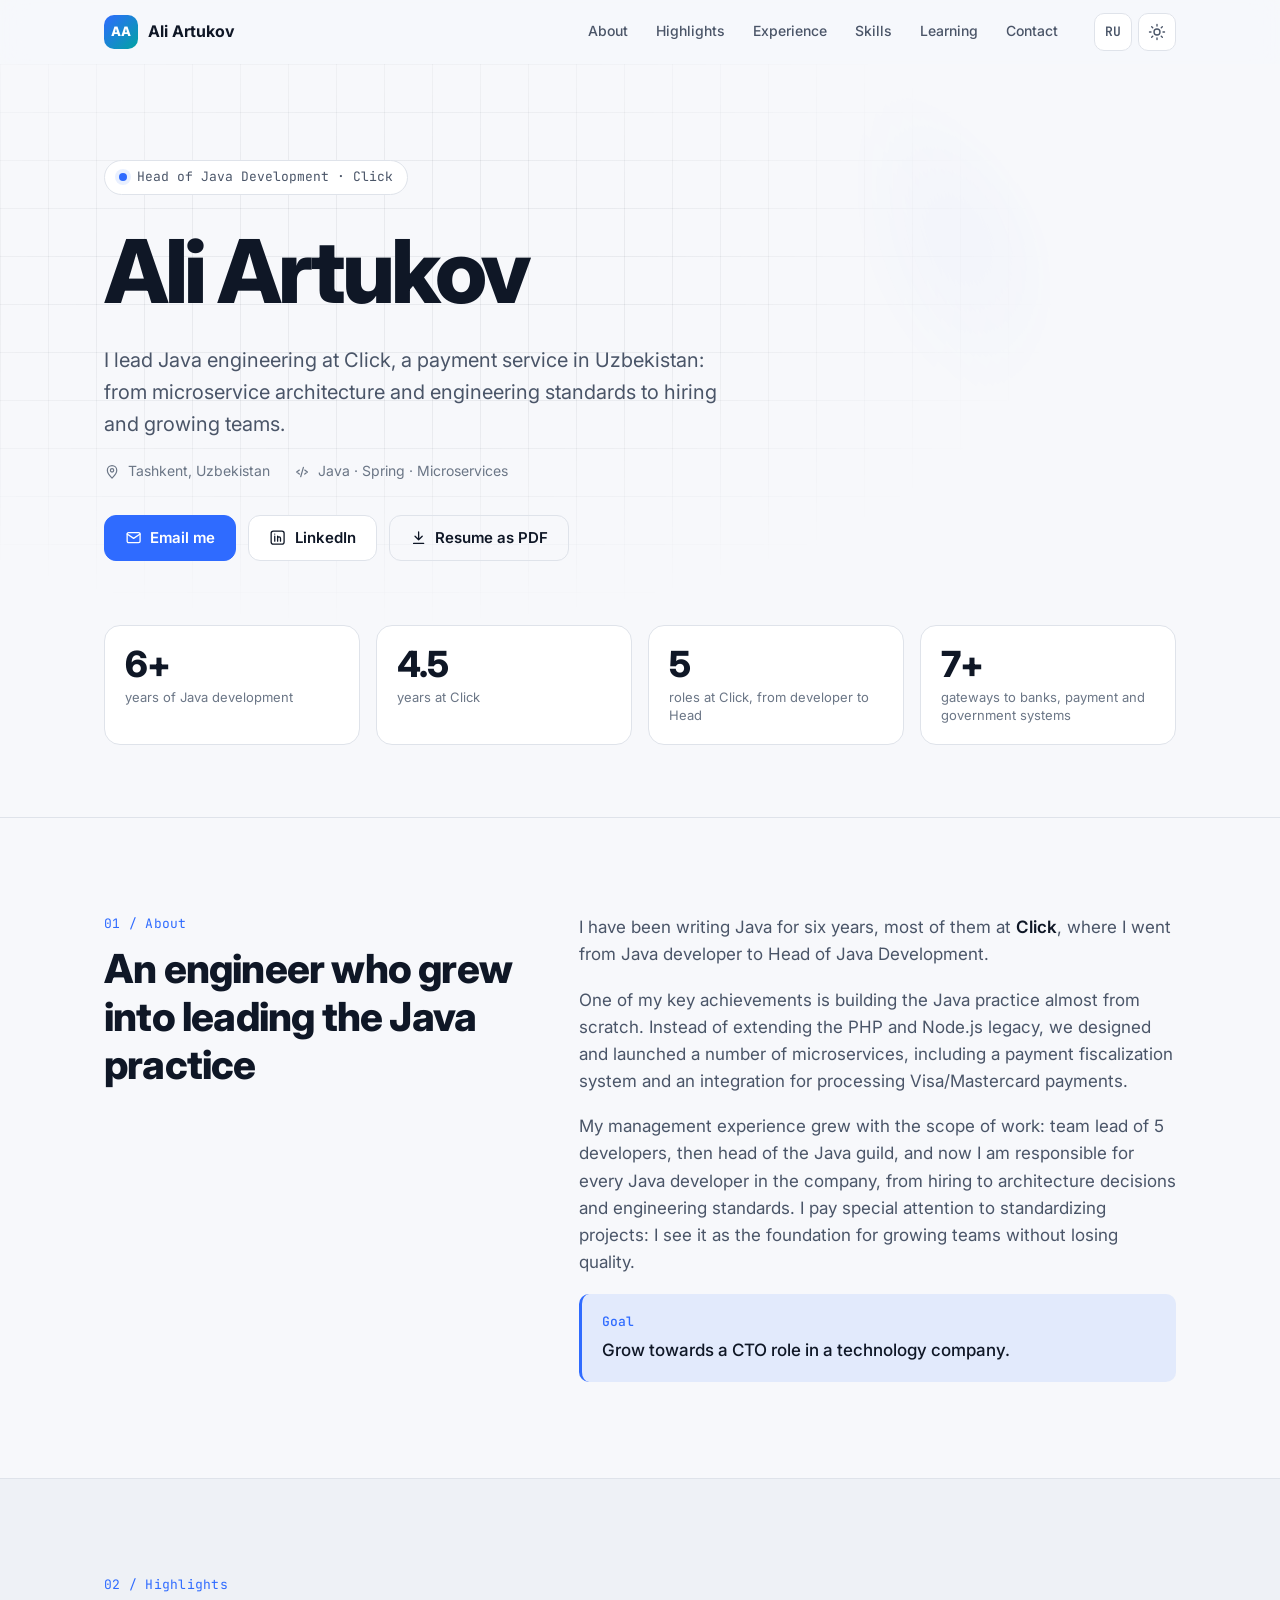
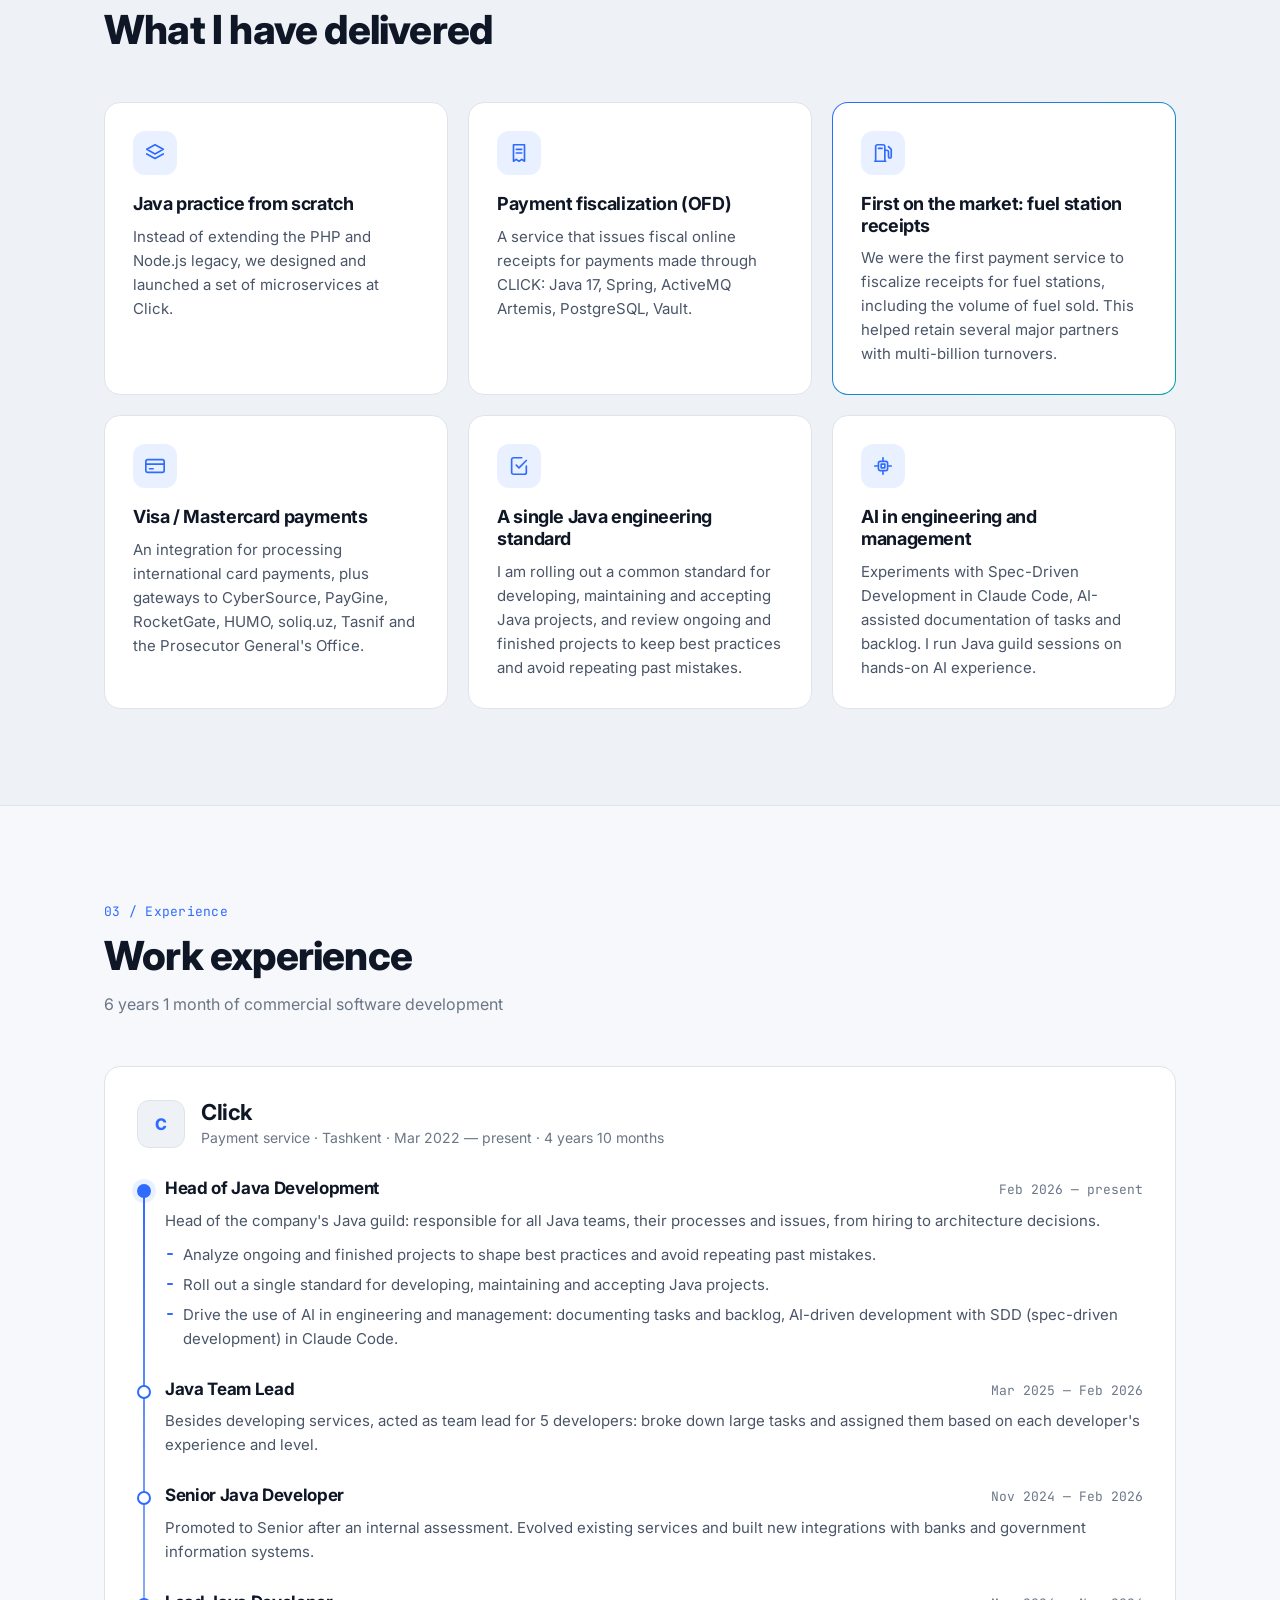
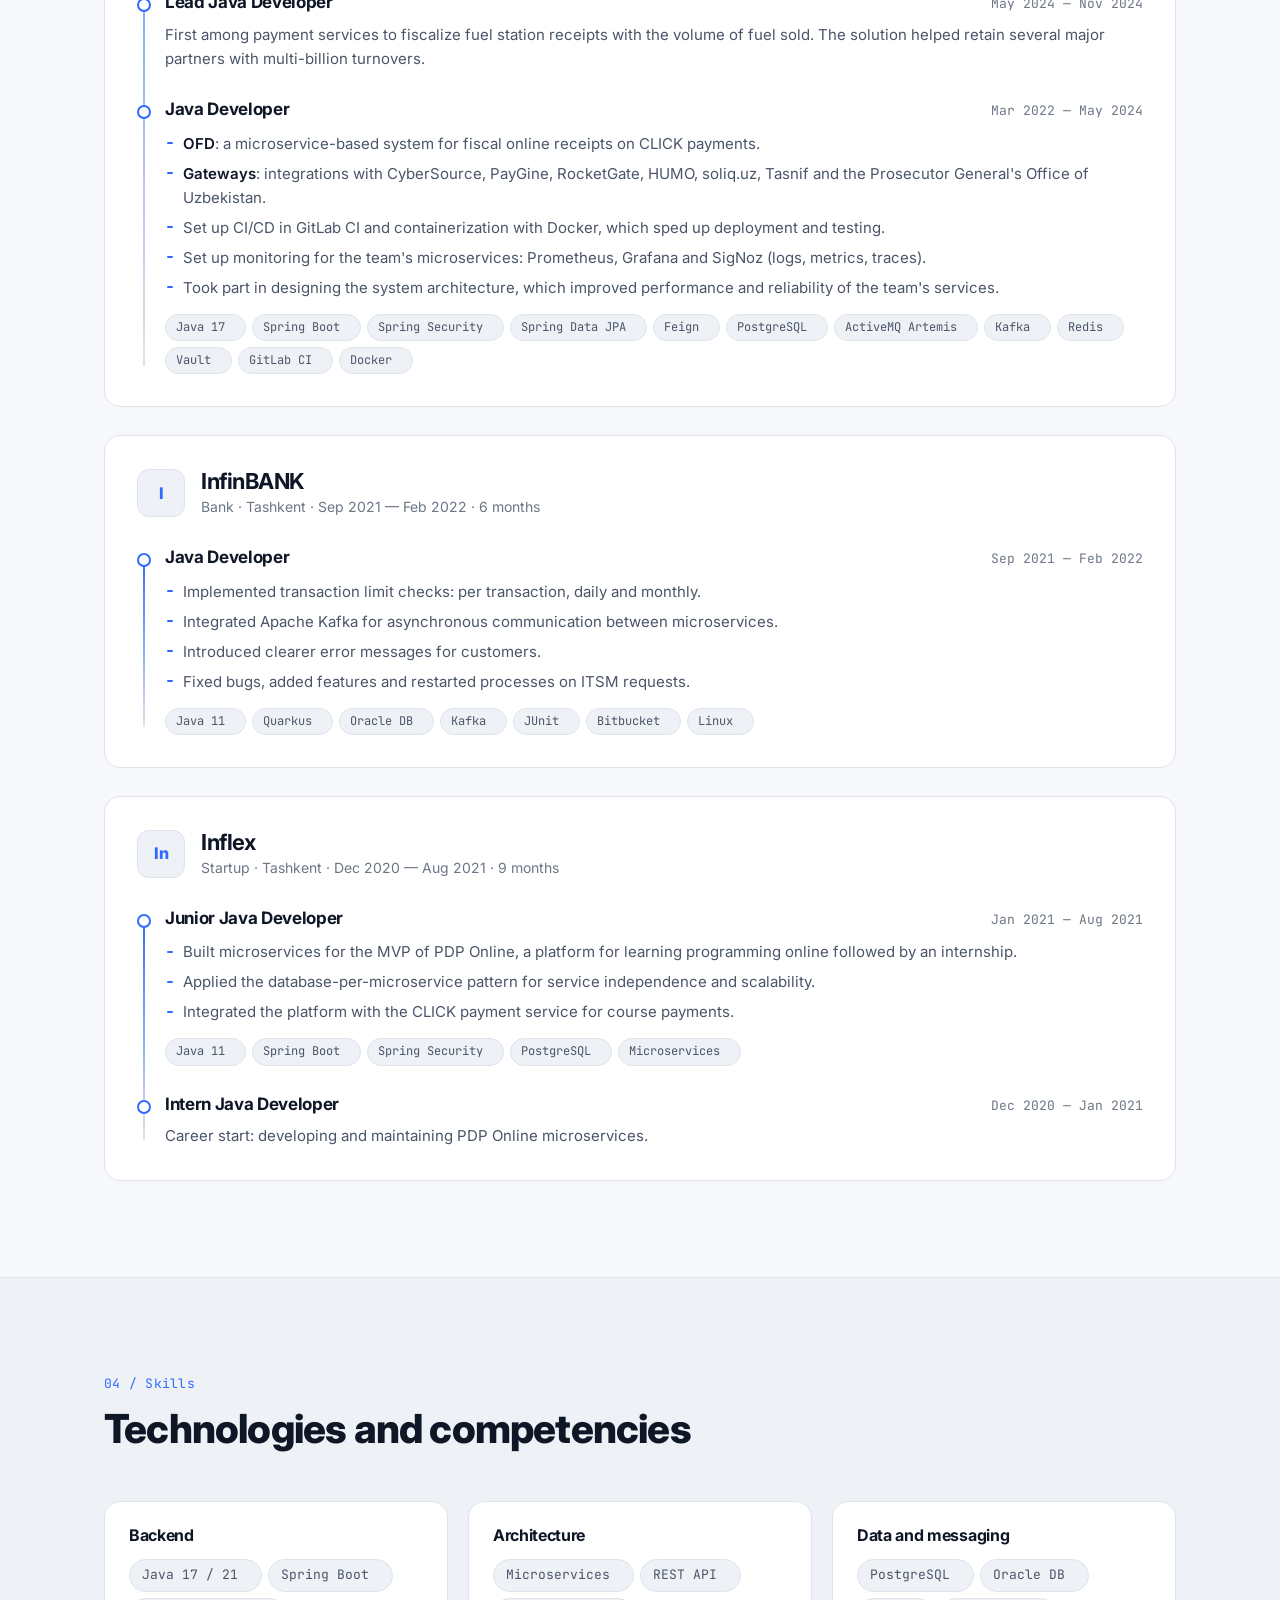
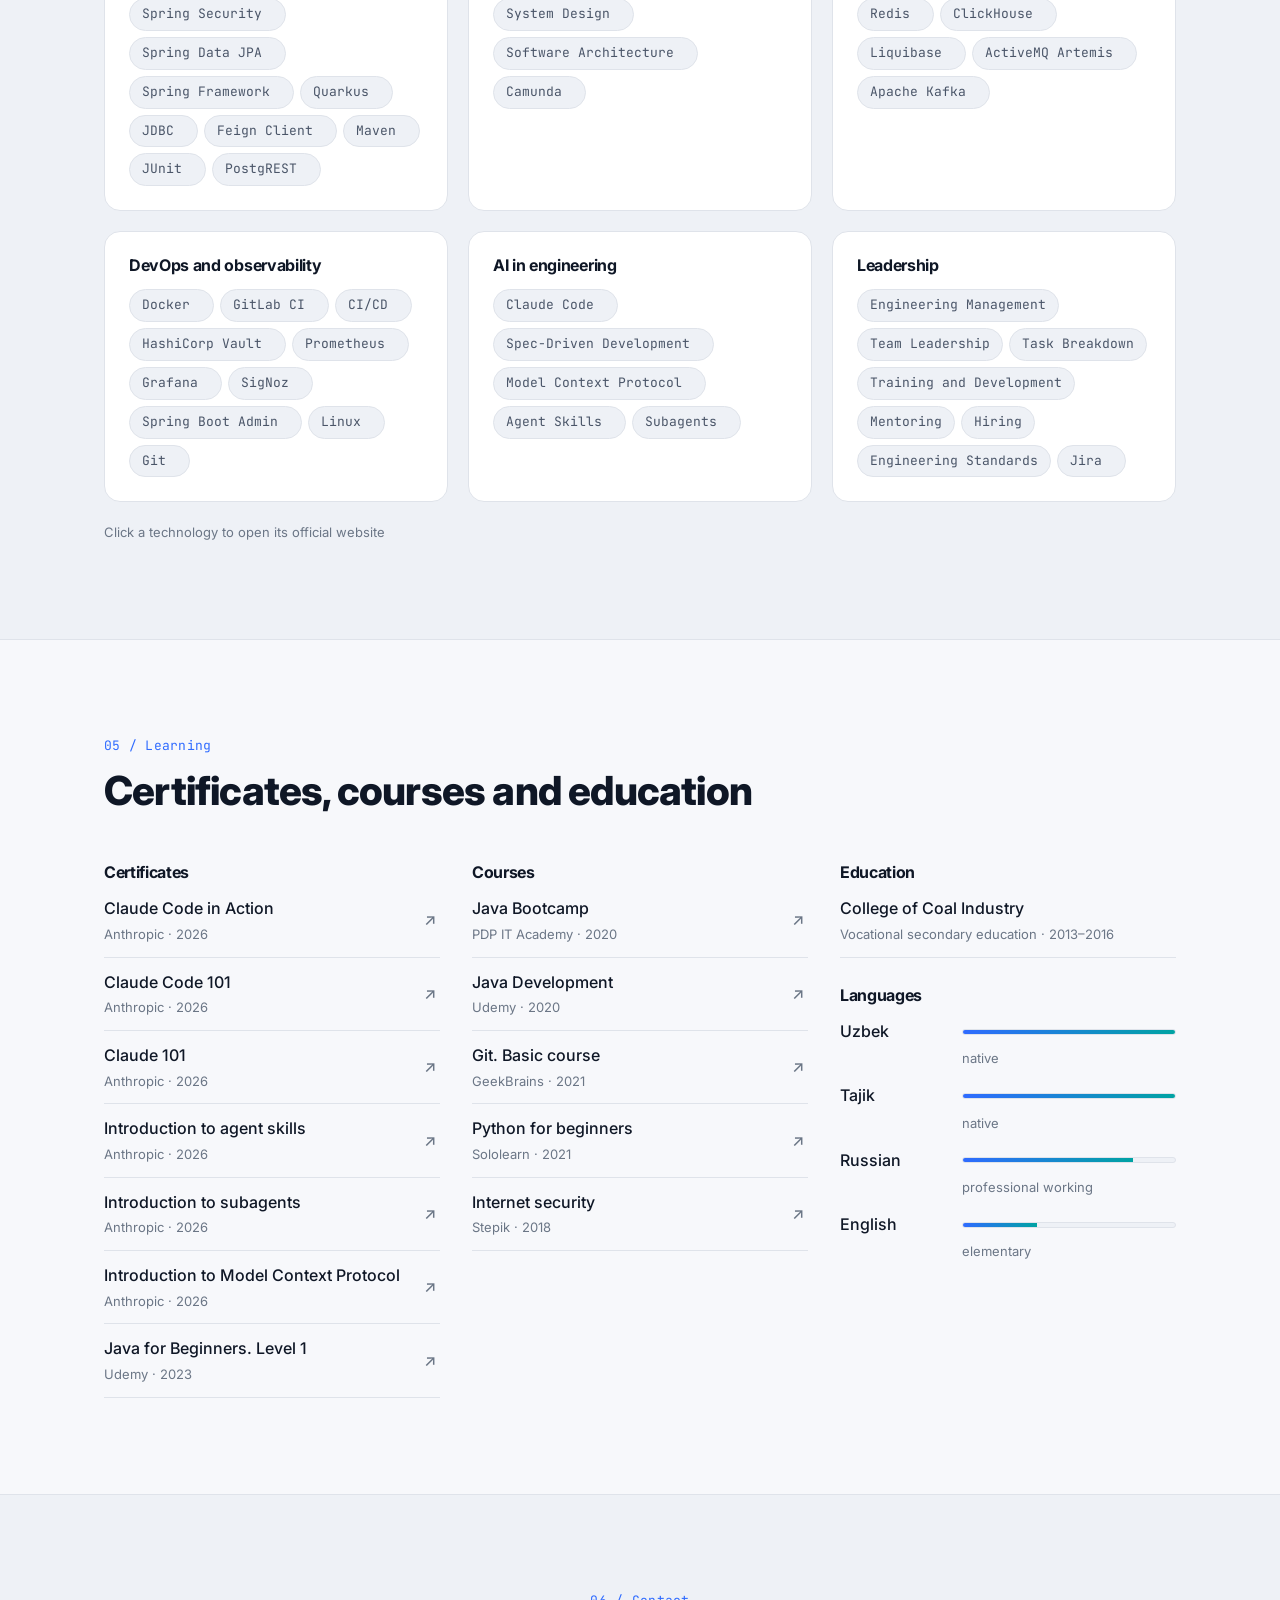
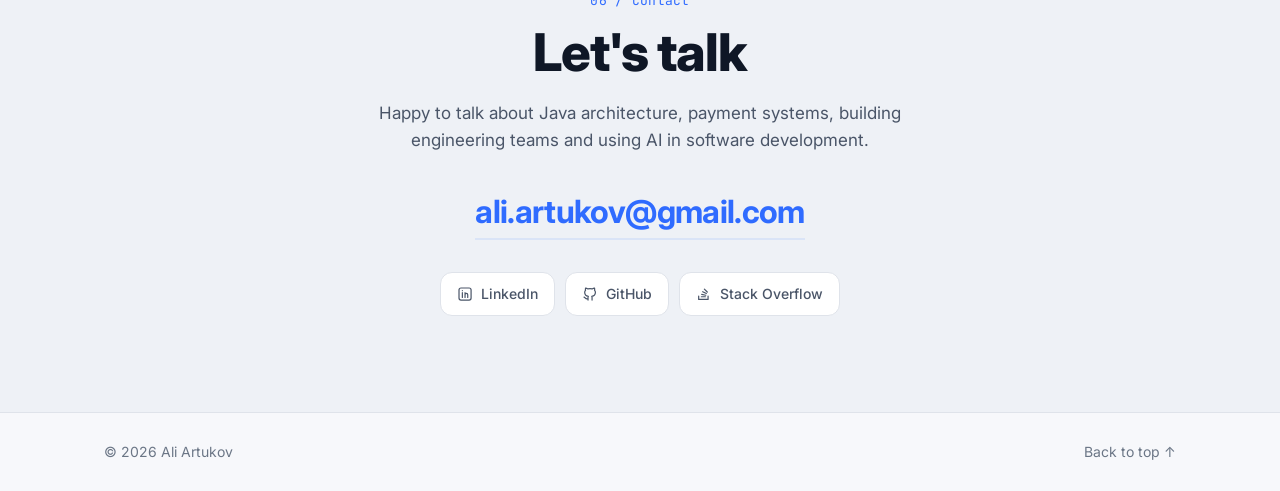
<file: en/index.html>
<!DOCTYPE html>
<html lang="en">
<head>
  <meta charset="utf-8">
  <meta name="viewport" content="width=device-width, initial-scale=1">
  <title>Ali Artukov — Head of Java Development</title>
  <meta name="description" content="Ali Artukov, Head of Java Development at Click (Tashkent). Java, Spring, microservices, payment integrations, leading Java teams and engineering standards.">
  <meta name="author" content="Ali Artukov">
  <link rel="canonical" href="https://aliartukov.github.io/en/">
  <link rel="alternate" hreflang="ru" href="https://aliartukov.github.io/">
  <link rel="alternate" hreflang="en" href="https://aliartukov.github.io/en/">
  <link rel="alternate" hreflang="x-default" href="https://aliartukov.github.io/en/">

  <meta property="og:type" content="profile">
  <meta property="og:url" content="https://aliartukov.github.io/en/">
  <meta property="og:title" content="Ali Artukov — Head of Java Development">
  <meta property="og:description" content="Java, Spring, microservices and payment integrations. Leading Java engineering at Click.">
  <meta property="og:locale" content="en_US">
  <meta property="og:locale:alternate" content="ru_RU">
  <meta name="twitter:card" content="summary">

  <meta name="theme-color" content="#0b0f17" media="(prefers-color-scheme: dark)">
  <meta name="theme-color" content="#f7f8fb" media="(prefers-color-scheme: light)">
  <link rel="icon" href="../assets/favicon.svg" type="image/svg+xml">

  <link rel="preconnect" href="https://fonts.googleapis.com">
  <link rel="preconnect" href="https://fonts.gstatic.com" crossorigin>
  <link href="https://fonts.googleapis.com/css2?family=Inter:wght@400;500;600;700;800&family=JetBrains+Mono:wght@400;500&display=swap" rel="stylesheet">
  <link rel="stylesheet" href="../assets/style.css">

  <script>
    // Apply saved theme before first paint to avoid a flash
    try {
      var t = localStorage.getItem('theme');
      if (t) document.documentElement.dataset.theme = t;
    } catch (e) {}
  </script>

  <script type="application/ld+json">
  {
    "@context": "https://schema.org",
    "@type": "Person",
    "name": "Ali Artukov",
    "jobTitle": "Head of Java Development",
    "worksFor": { "@type": "Organization", "name": "Click", "url": "https://click.uz" },
    "address": { "@type": "PostalAddress", "addressLocality": "Tashkent", "addressCountry": "UZ" },
    "email": "mailto:ali.artukov@gmail.com",
    "url": "https://aliartukov.github.io/en/",
    "sameAs": [
      "https://www.linkedin.com/in/aliartukov",
      "https://github.com/AliArtukov",
      "https://stackoverflow.com/users/19207374/ali-artukov"
    ],
    "knowsAbout": ["Java", "Spring Boot", "Microservices", "Payment systems", "Engineering management"]
  }
  </script>
</head>

<body id="top">
<a class="skip-link" href="#main">Skip to content</a>

<header class="nav">
  <div class="nav__inner">
    <a class="nav__logo" href="#top" aria-label="Back to top">
      <span class="monogram">AA</span>
      <span class="nav__name">Ali Artukov</span>
    </a>
    <nav aria-label="Sections">
      <ul class="nav__links" id="nav-links">
        <li><a href="#about">About</a></li>
        <li><a href="#highlights">Highlights</a></li>
        <li><a href="#experience">Experience</a></li>
        <li><a href="#skills">Skills</a></li>
        <li><a href="#learning">Learning</a></li>
        <li><a href="#contact">Contact</a></li>
      </ul>
    </nav>
    <div class="nav__actions">
      <a class="icon-btn lang-btn" href="../" hreflang="ru" lang="ru" data-lang="ru" aria-label="Русская версия">RU</a>
      <button class="icon-btn" id="theme-toggle" type="button" aria-label="Toggle theme">
        <svg class="i-sun" viewBox="0 0 24 24" aria-hidden="true"><circle cx="12" cy="12" r="4"/><path d="M12 2v2M12 20v2M4.9 4.9l1.4 1.4M17.7 17.7l1.4 1.4M2 12h2M20 12h2M4.9 19.1l1.4-1.4M17.7 6.3l1.4-1.4"/></svg>
        <svg class="i-moon" viewBox="0 0 24 24" aria-hidden="true"><path d="M21 12.8A9 9 0 1 1 11.2 3a7 7 0 0 0 9.8 9.8z"/></svg>
      </button>
      <button class="icon-btn nav__burger" id="nav-toggle" type="button" aria-label="Menu" aria-expanded="false" aria-controls="nav-links">
        <svg viewBox="0 0 24 24" aria-hidden="true"><path d="M4 7h16M4 12h16M4 17h16"/></svg>
      </button>
    </div>
  </div>
</header>

<main id="main">

  <!-- Hero -->
  <section class="hero" id="hero">
    <div class="hero__grid" aria-hidden="true"></div>
    <div class="container hero__inner">
      <p class="eyebrow"><span class="dot"></span>Head of Java Development · Click</p>
      <h1 class="hero__title">Ali Artukov</h1>
      <p class="hero__lead">
        I lead Java engineering at Click, a payment service in Uzbekistan: from microservice
        architecture and engineering standards to hiring and growing teams.
      </p>
      <div class="hero__meta">
        <span>
          <svg viewBox="0 0 24 24" aria-hidden="true"><path d="M12 21s-7-6.2-7-11.5A7 7 0 0 1 19 9.5C19 14.8 12 21 12 21z"/><circle cx="12" cy="9.5" r="2.5"/></svg>
          Tashkent, Uzbekistan
        </span>
        <span>
          <svg viewBox="0 0 24 24" aria-hidden="true"><path d="m8 9-4 3 4 3M16 9l4 3-4 3M14 5l-4 14"/></svg>
          Java · Spring · Microservices
        </span>
      </div>
      <div class="hero__cta">
        <a class="btn btn--primary" href="mailto:ali.artukov@gmail.com">
          <svg viewBox="0 0 24 24" aria-hidden="true"><rect x="3" y="5" width="18" height="14" rx="2"/><path d="m3 7 9 6 9-6"/></svg>
          Email me
        </a>
        <a class="btn" href="https://www.linkedin.com/in/aliartukov" target="_blank" rel="noopener">
          <svg viewBox="0 0 24 24" aria-hidden="true"><rect x="3" y="3" width="18" height="18" rx="3"/><path d="M8 10v7M8 7v.01M12 17v-4a2 2 0 0 1 4 0v4M12 10v7"/></svg>
          LinkedIn
        </a>
        <button class="btn btn--ghost" type="button" id="print-cv">
          <svg viewBox="0 0 24 24" aria-hidden="true"><path d="M12 4v11M7 10l5 5 5-5M5 20h14"/></svg>
          Resume as PDF
        </button>
      </div>

      <dl class="stats">
        <div class="stat">
          <dt><span data-years-unit>years</span> of Java development</dt>
          <dd><span data-years-since="2020-12">5</span>+</dd>
        </div>
        <div class="stat">
          <dt><span data-years-unit>years</span> at Click</dt>
          <dd><span data-years-since="2022-03" data-precise>4.5</span></dd>
        </div>
        <div class="stat">
          <dt>roles at Click, from developer to Head</dt>
          <dd>5</dd>
        </div>
        <div class="stat">
          <dt>gateways to banks, payment and government systems</dt>
          <dd>7+</dd>
        </div>
      </dl>
    </div>
  </section>

  <!-- About -->
  <section class="section" id="about">
    <div class="container two-col">
      <div class="section__head">
        <p class="kicker">01 / About</p>
        <h2>An engineer who grew into leading the Java practice</h2>
      </div>
      <div class="prose reveal">
        <p>
          I have been writing Java for <span data-years-ordinal="2020-12">six</span> years, most of them at
          <strong>Click</strong>, where I went from Java developer to Head of Java Development.
        </p>
        <p>
          One of my key achievements is building the Java practice almost from scratch. Instead of extending
          the PHP and Node.js legacy, we designed and launched a number of microservices, including a payment
          fiscalization system and an integration for processing Visa/Mastercard payments.
        </p>
        <p>
          My management experience grew with the scope of work: team lead of 5 developers, then head of the
          Java guild, and now I am responsible for every Java developer in the company, from hiring to
          architecture decisions and engineering standards. I pay special attention to standardizing projects:
          I see it as the foundation for growing teams without losing quality.
        </p>
        <p class="goal">
          <span class="kicker">Goal</span>
          Grow towards a CTO role in a technology company.
        </p>
      </div>
    </div>
  </section>

  <!-- Highlights -->
  <section class="section section--alt" id="highlights">
    <div class="container">
      <div class="section__head">
        <p class="kicker">02 / Highlights</p>
        <h2>What I have delivered</h2>
      </div>
      <div class="cards">
        <article class="card reveal">
          <div class="card__icon"><svg viewBox="0 0 24 24" aria-hidden="true"><path d="M12 3 3 8l9 5 9-5-9-5z"/><path d="m3 13 9 5 9-5"/></svg></div>
          <h3>Java practice from scratch</h3>
          <p>Instead of extending the PHP and Node.js legacy, we designed and launched a set of microservices at Click.</p>
        </article>
        <article class="card reveal">
          <div class="card__icon"><svg viewBox="0 0 24 24" aria-hidden="true"><path d="M6 3h12v18l-3-2-3 2-3-2-3 2V3z"/><path d="M9 8h6M9 12h6"/></svg></div>
          <h3>Payment fiscalization (OFD)</h3>
          <p>A service that issues fiscal online receipts for payments made through CLICK: Java 17, Spring, ActiveMQ Artemis, PostgreSQL, Vault.</p>
        </article>
        <article class="card card--accent reveal">
          <div class="card__icon"><svg viewBox="0 0 24 24" aria-hidden="true"><path d="M4 21V5a2 2 0 0 1 2-2h6a2 2 0 0 1 2 2v16M3 21h12M14 9h2a2 2 0 0 1 2 2v5a1.5 1.5 0 0 0 3 0V8l-3-3"/><path d="M7 7h4"/></svg></div>
          <h3>First on the market: fuel station receipts</h3>
          <p>We were the first payment service to fiscalize receipts for fuel stations, including the volume of fuel sold. This helped retain several major partners with multi-billion turnovers.</p>
        </article>
        <article class="card reveal">
          <div class="card__icon"><svg viewBox="0 0 24 24" aria-hidden="true"><rect x="2" y="5" width="20" height="14" rx="2"/><path d="M2 10h20M6 15h4"/></svg></div>
          <h3>Visa / Mastercard payments</h3>
          <p>An integration for processing international card payments, plus gateways to CyberSource, PayGine, RocketGate, HUMO, soliq.uz, Tasnif and the Prosecutor General's Office.</p>
        </article>
        <article class="card reveal">
          <div class="card__icon"><svg viewBox="0 0 24 24" aria-hidden="true"><path d="M9 11l3 3 8-8"/><path d="M20 12v7a2 2 0 0 1-2 2H6a2 2 0 0 1-2-2V5a2 2 0 0 1 2-2h9"/></svg></div>
          <h3>A single Java engineering standard</h3>
          <p>I am rolling out a common standard for developing, maintaining and accepting Java projects, and review ongoing and finished projects to keep best practices and avoid repeating past mistakes.</p>
        </article>
        <article class="card reveal">
          <div class="card__icon"><svg viewBox="0 0 24 24" aria-hidden="true"><path d="M12 3v3M12 18v3M3 12h3M18 12h3"/><rect x="7" y="7" width="10" height="10" rx="2"/><path d="M10 10h4v4h-4z"/></svg></div>
          <h3>AI in engineering and management</h3>
          <p>Experiments with Spec-Driven Development in Claude Code, AI-assisted documentation of tasks and backlog. I run Java guild sessions on hands-on AI experience.</p>
        </article>
      </div>
    </div>
  </section>

  <!-- Experience -->
  <section class="section" id="experience">
    <div class="container">
      <div class="section__head">
        <p class="kicker">03 / Experience</p>
        <h2>Work experience</h2>
        <p class="section__sub"><span data-duration-since="2020-12">5 years 10 months</span> of commercial software development</p>
      </div>

      <ol class="timeline">

        <!-- Click -->
        <li class="company reveal">
          <div class="company__head">
            <div class="company__logo" aria-hidden="true">C</div>
            <div>
              <h3>Click</h3>
              <p class="muted">Payment service · Tashkent · Mar 2022 — present · <span data-duration-since="2022-03">4 years 7 months</span></p>
            </div>
          </div>

          <ol class="roles">
            <li class="role role--current">
              <div class="role__head">
                <h4>Head of Java Development</h4>
                <span class="role__date">Feb 2026 — present</span>
              </div>
              <p>Head of the company's Java guild: responsible for all Java teams, their processes and issues, from hiring to architecture decisions.</p>
              <ul>
                <li>Analyze ongoing and finished projects to shape best practices and avoid repeating past mistakes.</li>
                <li>Roll out a single standard for developing, maintaining and accepting Java projects.</li>
                <li>Drive the use of AI in engineering and management: documenting tasks and backlog, AI-driven development with SDD (spec-driven development) in Claude Code.</li>
              </ul>
            </li>

            <li class="role">
              <div class="role__head">
                <h4>Java Team Lead</h4>
                <span class="role__date">Mar 2025 — Feb 2026</span>
              </div>
              <p>Besides developing services, acted as team lead for 5 developers: broke down large tasks and assigned them based on each developer's experience and level.</p>
            </li>

            <li class="role">
              <div class="role__head">
                <h4>Senior Java Developer</h4>
                <span class="role__date">Nov 2024 — Feb 2026</span>
              </div>
              <p>Promoted to Senior after an internal assessment. Evolved existing services and built new integrations with banks and government information systems.</p>
            </li>

            <li class="role">
              <div class="role__head">
                <h4>Lead Java Developer</h4>
                <span class="role__date">May 2024 — Nov 2024</span>
              </div>
              <p>First among payment services to fiscalize fuel station receipts with the volume of fuel sold. The solution helped retain several major partners with multi-billion turnovers.</p>
            </li>

            <li class="role">
              <div class="role__head">
                <h4>Java Developer</h4>
                <span class="role__date">Mar 2022 — May 2024</span>
              </div>
              <ul>
                <li><strong>OFD</strong>: a microservice-based system for fiscal online receipts on CLICK payments.</li>
                <li><strong>Gateways</strong>: integrations with CyberSource, PayGine, RocketGate, HUMO, soliq.uz, Tasnif and the Prosecutor General's Office of Uzbekistan.</li>
                <li>Set up CI/CD in GitLab CI and containerization with Docker, which sped up deployment and testing.</li>
                <li>Set up monitoring for the team's microservices: Prometheus, Grafana and SigNoz (logs, metrics, traces).</li>
                <li>Took part in designing the system architecture, which improved performance and reliability of the team's services.</li>
              </ul>
              <ul class="tags">
                <li><a href="https://www.oracle.com/java/" target="_blank" rel="noopener">Java 17</a></li>
                <li><a href="https://spring.io/projects/spring-boot" target="_blank" rel="noopener">Spring Boot</a></li>
                <li><a href="https://spring.io/projects/spring-security" target="_blank" rel="noopener">Spring Security</a></li>
                <li><a href="https://spring.io/projects/spring-data-jpa" target="_blank" rel="noopener">Spring Data JPA</a></li>
                <li><a href="https://spring.io/projects/spring-cloud-openfeign" target="_blank" rel="noopener">Feign</a></li>
                <li><a href="https://www.postgresql.org/" target="_blank" rel="noopener">PostgreSQL</a></li>
                <li><a href="https://artemis.apache.org/components/artemis/" target="_blank" rel="noopener">ActiveMQ Artemis</a></li>
                <li><a href="https://kafka.apache.org/" target="_blank" rel="noopener">Kafka</a></li>
                <li><a href="https://redis.io/" target="_blank" rel="noopener">Redis</a></li>
                <li><a href="https://developer.hashicorp.com/vault" target="_blank" rel="noopener">Vault</a></li>
                <li><a href="https://docs.gitlab.com/ci/" target="_blank" rel="noopener">GitLab CI</a></li>
                <li><a href="https://www.docker.com/" target="_blank" rel="noopener">Docker</a></li>
              </ul>
            </li>
          </ol>
        </li>

        <!-- InfinBANK -->
        <li class="company reveal">
          <div class="company__head">
            <div class="company__logo" aria-hidden="true">I</div>
            <div>
              <h3>InfinBANK</h3>
              <p class="muted">Bank · Tashkent · Sep 2021 — Feb 2022 · 6 months</p>
            </div>
          </div>
          <ol class="roles">
            <li class="role">
              <div class="role__head">
                <h4>Java Developer</h4>
                <span class="role__date">Sep 2021 — Feb 2022</span>
              </div>
              <ul>
                <li>Implemented transaction limit checks: per transaction, daily and monthly.</li>
                <li>Integrated Apache Kafka for asynchronous communication between microservices.</li>
                <li>Introduced clearer error messages for customers.</li>
                <li>Fixed bugs, added features and restarted processes on ITSM requests.</li>
              </ul>
              <ul class="tags">
                <li><a href="https://www.oracle.com/java/" target="_blank" rel="noopener">Java 11</a></li>
                <li><a href="https://quarkus.io/" target="_blank" rel="noopener">Quarkus</a></li>
                <li><a href="https://www.oracle.com/database/" target="_blank" rel="noopener">Oracle DB</a></li>
                <li><a href="https://kafka.apache.org/" target="_blank" rel="noopener">Kafka</a></li>
                <li><a href="https://junit.org/" target="_blank" rel="noopener">JUnit</a></li>
                <li><a href="https://bitbucket.org/product/" target="_blank" rel="noopener">Bitbucket</a></li>
                <li><a href="https://www.kernel.org/" target="_blank" rel="noopener">Linux</a></li>
              </ul>
            </li>
          </ol>
        </li>

        <!-- Inflex -->
        <li class="company reveal">
          <div class="company__head">
            <div class="company__logo" aria-hidden="true">In</div>
            <div>
              <h3>Inflex</h3>
              <p class="muted">Startup · Tashkent · Dec 2020 — Aug 2021 · 9 months</p>
            </div>
          </div>
          <ol class="roles">
            <li class="role">
              <div class="role__head">
                <h4>Junior Java Developer</h4>
                <span class="role__date">Jan 2021 — Aug 2021</span>
              </div>
              <ul>
                <li>Built microservices for the MVP of PDP Online, a platform for learning programming online followed by an internship.</li>
                <li>Applied the database-per-microservice pattern for service independence and scalability.</li>
                <li>Integrated the platform with the CLICK payment service for course payments.</li>
              </ul>
              <ul class="tags">
                <li><a href="https://www.oracle.com/java/" target="_blank" rel="noopener">Java 11</a></li>
                <li><a href="https://spring.io/projects/spring-boot" target="_blank" rel="noopener">Spring Boot</a></li>
                <li><a href="https://spring.io/projects/spring-security" target="_blank" rel="noopener">Spring Security</a></li>
                <li><a href="https://www.postgresql.org/" target="_blank" rel="noopener">PostgreSQL</a></li>
                <li><a href="https://martinfowler.com/articles/microservices.html" target="_blank" rel="noopener">Microservices</a></li>
              </ul>
            </li>
            <li class="role">
              <div class="role__head">
                <h4>Intern Java Developer</h4>
                <span class="role__date">Dec 2020 — Jan 2021</span>
              </div>
              <p>Career start: developing and maintaining PDP Online microservices.</p>
            </li>
          </ol>
        </li>
      </ol>
    </div>
  </section>

  <!-- Skills -->
  <section class="section section--alt" id="skills">
    <div class="container">
      <div class="section__head">
        <p class="kicker">04 / Skills</p>
        <h2>Technologies and competencies</h2>
      </div>
      <div class="skills">
        <div class="skill-group reveal">
          <h3>Backend</h3>
          <ul class="tags tags--lg">
            <li><a href="https://www.oracle.com/java/" target="_blank" rel="noopener">Java 17 / 21</a></li>
            <li><a href="https://spring.io/projects/spring-boot" target="_blank" rel="noopener">Spring Boot</a></li>
            <li><a href="https://spring.io/projects/spring-security" target="_blank" rel="noopener">Spring Security</a></li>
            <li><a href="https://spring.io/projects/spring-data-jpa" target="_blank" rel="noopener">Spring Data JPA</a></li>
            <li><a href="https://spring.io/projects/spring-framework" target="_blank" rel="noopener">Spring Framework</a></li>
            <li><a href="https://quarkus.io/" target="_blank" rel="noopener">Quarkus</a></li>
            <li><a href="https://docs.oracle.com/javase/tutorial/jdbc/" target="_blank" rel="noopener">JDBC</a></li>
            <li><a href="https://spring.io/projects/spring-cloud-openfeign" target="_blank" rel="noopener">Feign Client</a></li>
            <li><a href="https://maven.apache.org/" target="_blank" rel="noopener">Maven</a></li>
            <li><a href="https://junit.org/" target="_blank" rel="noopener">JUnit</a></li>
            <li><a href="https://postgrest.org/" target="_blank" rel="noopener">PostgREST</a></li>
          </ul>
        </div>
        <div class="skill-group reveal">
          <h3>Architecture</h3>
          <ul class="tags tags--lg">
            <li><a href="https://martinfowler.com/articles/microservices.html" target="_blank" rel="noopener">Microservices</a></li>
            <li><a href="https://ics.uci.edu/~fielding/pubs/dissertation/rest_arch_style.htm" target="_blank" rel="noopener">REST API</a></li>
            <li><a href="https://github.com/donnemartin/system-design-primer" target="_blank" rel="noopener">System Design</a></li>
            <li><a href="https://martinfowler.com/architecture/" target="_blank" rel="noopener">Software Architecture</a></li>
            <li><a href="https://camunda.com/" target="_blank" rel="noopener">Camunda</a></li>
          </ul>
        </div>
        <div class="skill-group reveal">
          <h3>Data and messaging</h3>
          <ul class="tags tags--lg">
            <li><a href="https://www.postgresql.org/" target="_blank" rel="noopener">PostgreSQL</a></li>
            <li><a href="https://www.oracle.com/database/" target="_blank" rel="noopener">Oracle DB</a></li>
            <li><a href="https://redis.io/" target="_blank" rel="noopener">Redis</a></li>
            <li><a href="https://clickhouse.com/" target="_blank" rel="noopener">ClickHouse</a></li>
            <li><a href="https://www.liquibase.com/" target="_blank" rel="noopener">Liquibase</a></li>
            <li><a href="https://artemis.apache.org/components/artemis/" target="_blank" rel="noopener">ActiveMQ Artemis</a></li>
            <li><a href="https://kafka.apache.org/" target="_blank" rel="noopener">Apache Kafka</a></li>
          </ul>
        </div>
        <div class="skill-group reveal">
          <h3>DevOps and observability</h3>
          <ul class="tags tags--lg">
            <li><a href="https://www.docker.com/" target="_blank" rel="noopener">Docker</a></li>
            <li><a href="https://docs.gitlab.com/ci/" target="_blank" rel="noopener">GitLab CI</a></li>
            <li><a href="https://continuousdelivery.com/" target="_blank" rel="noopener">CI/CD</a></li>
            <li><a href="https://developer.hashicorp.com/vault" target="_blank" rel="noopener">HashiCorp Vault</a></li>
            <li><a href="https://prometheus.io/" target="_blank" rel="noopener">Prometheus</a></li>
            <li><a href="https://grafana.com/" target="_blank" rel="noopener">Grafana</a></li>
            <li><a href="https://signoz.io/" target="_blank" rel="noopener">SigNoz</a></li>
            <li><a href="https://github.com/codecentric/spring-boot-admin" target="_blank" rel="noopener">Spring Boot Admin</a></li>
            <li><a href="https://www.kernel.org/" target="_blank" rel="noopener">Linux</a></li>
            <li><a href="https://git-scm.com/" target="_blank" rel="noopener">Git</a></li>
          </ul>
        </div>
        <div class="skill-group reveal">
          <h3>AI in engineering</h3>
          <ul class="tags tags--lg">
            <li><a href="https://claude.com/product/claude-code" target="_blank" rel="noopener">Claude Code</a></li>
            <li><a href="https://github.com/github/spec-kit" target="_blank" rel="noopener">Spec-Driven Development</a></li>
            <li><a href="https://modelcontextprotocol.io/" target="_blank" rel="noopener">Model Context Protocol</a></li>
            <li><a href="https://code.claude.com/docs/en/skills" target="_blank" rel="noopener">Agent Skills</a></li>
            <li><a href="https://code.claude.com/docs/en/sub-agents" target="_blank" rel="noopener">Subagents</a></li>
          </ul>
        </div>
        <div class="skill-group reveal">
          <h3>Leadership</h3>
          <ul class="tags tags--lg">
            <li>Engineering Management</li><li>Team Leadership</li><li>Task Breakdown</li>
            <li>Training and Development</li><li>Mentoring</li><li>Hiring</li><li>Engineering Standards</li>
            <li><a href="https://www.atlassian.com/software/jira" target="_blank" rel="noopener">Jira</a></li>
          </ul>
        </div>
      </div>
      <p class="legend">Click a technology to open its official website</p>
    </div>
  </section>

  <!-- Learning -->
  <section class="section" id="learning">
    <div class="container">
      <div class="section__head">
        <p class="kicker">05 / Learning</p>
        <h2>Certificates, courses and education</h2>
      </div>

      <div class="learning">
        <div class="learning__col reveal">
          <h3>Certificates</h3>
          <ul class="list list--links">
            <li><a href="https://verify.skilljar.com/c/cf42vhp38zkn" target="_blank" rel="noopener"><span>Claude Code in Action</span><span class="list__meta">Anthropic · 2026</span></a></li>
            <li><a href="https://verify.skilljar.com/c/vwod9skkqvod" target="_blank" rel="noopener"><span>Claude Code 101</span><span class="list__meta">Anthropic · 2026</span></a></li>
            <li><a href="https://verify.skilljar.com/c/5q98uunyeu5q" target="_blank" rel="noopener"><span>Claude 101</span><span class="list__meta">Anthropic · 2026</span></a></li>
            <li><a href="https://verify.skilljar.com/c/n3tggo8m4crp" target="_blank" rel="noopener"><span>Introduction to agent skills</span><span class="list__meta">Anthropic · 2026</span></a></li>
            <li><a href="https://verify.skilljar.com/c/57s2xbnx5k5u" target="_blank" rel="noopener"><span>Introduction to subagents</span><span class="list__meta">Anthropic · 2026</span></a></li>
            <li><a href="https://verify.skilljar.com/c/mstiecypxxa9" target="_blank" rel="noopener"><span>Introduction to Model Context Protocol</span><span class="list__meta">Anthropic · 2026</span></a></li>
            <li><a href="https://www.udemy.com/certificate/UC-12759352-770a-4be5-92a0-10dba7cfe60d/" target="_blank" rel="noopener"><span>Java for Beginners. Level 1</span><span class="list__meta">Udemy · 2023</span></a></li>
          </ul>
        </div>

        <div class="learning__col reveal">
          <h3>Courses</h3>
          <ul class="list list--links">
            <li><a href="https://online.pdp.uz/checkCertificateQr/952de855-b169-4fbd-bcee-6f51f04cf5d6" target="_blank" rel="noopener"><span>Java Bootcamp</span><span class="list__meta">PDP IT Academy · 2020</span></a></li>
            <li><a href="https://www.udemy.com/certificate/UC-cc9c42cc-d687-4473-b73f-2e469181038a/" target="_blank" rel="noopener"><span>Java Development</span><span class="list__meta">Udemy · 2020</span></a></li>
            <li><a href="https://gb.ru/certificates/1284189" target="_blank" rel="noopener"><span>Git. Basic course</span><span class="list__meta">GeekBrains · 2021</span></a></li>
            <li><a href="https://www.sololearn.com/certificates/course/en/7801465/1157/landscape/png" target="_blank" rel="noopener"><span>Python for beginners</span><span class="list__meta">Sololearn · 2021</span></a></li>
            <li><a href="https://stepik.org/certificate/19cebd214195abe97be6c7d19fb1e327f4880298.pdf" target="_blank" rel="noopener"><span>Internet security</span><span class="list__meta">Stepik · 2018</span></a></li>
          </ul>
        </div>

        <div class="learning__col reveal">
          <h3>Education</h3>
          <ul class="list">
            <li><span>College of Coal Industry</span><span class="list__meta">Vocational secondary education · 2013–2016</span></li>
          </ul>
          <h3 class="mt">Languages</h3>
          <ul class="langs">
            <li><span>Uzbek</span><span class="bar" style="--v:100%"></span><span class="list__meta">native</span></li>
            <li><span>Tajik</span><span class="bar" style="--v:100%"></span><span class="list__meta">native</span></li>
            <li><span>Russian</span><span class="bar" style="--v:80%"></span><span class="list__meta">professional working</span></li>
            <li><span>English</span><span class="bar" style="--v:35%"></span><span class="list__meta">elementary</span></li>
          </ul>
        </div>
      </div>
    </div>
  </section>

  <!-- Contact -->
  <section class="section section--contact" id="contact">
    <div class="container contact reveal">
      <p class="kicker">06 / Contact</p>
      <h2>Let's talk</h2>
      <p class="contact__lead">Happy to talk about Java architecture, payment systems, building engineering teams and using AI in software development.</p>
      <a class="contact__email" href="mailto:ali.artukov@gmail.com">ali.artukov@gmail.com</a>
      <ul class="socials">
        <li><a href="https://www.linkedin.com/in/aliartukov" target="_blank" rel="noopener">
          <svg viewBox="0 0 24 24" aria-hidden="true"><rect x="3" y="3" width="18" height="18" rx="3"/><path d="M8 10v7M8 7v.01M12 17v-4a2 2 0 0 1 4 0v4M12 10v7"/></svg>LinkedIn</a></li>
        <li><a href="https://github.com/AliArtukov" target="_blank" rel="noopener">
          <svg viewBox="0 0 24 24" aria-hidden="true"><path d="M9 19c-4 1.3-4-2-6-2.5M15 21v-3.5c0-1 .1-1.4-.5-2 2.8-.3 5.5-1.4 5.5-6a4.6 4.6 0 0 0-1.3-3.2 4.2 4.2 0 0 0-.1-3.2s-1.1-.3-3.5 1.3a12.3 12.3 0 0 0-6.2 0C6.5 2.8 5.4 3.1 5.4 3.1a4.2 4.2 0 0 0-.1 3.2A4.6 4.6 0 0 0 4 9.5c0 4.6 2.7 5.7 5.5 6-.6.6-.6 1.2-.5 2V21"/></svg>GitHub</a></li>
        <li><a href="https://stackoverflow.com/users/19207374/ali-artukov" target="_blank" rel="noopener">
          <svg viewBox="0 0 24 24" aria-hidden="true"><path d="M4 15v5h14v-5M8 16h6M8.5 12.5l6 1.3M10 8.5l5.4 2.8M12.5 4.7l4.3 4.3"/></svg>Stack Overflow</a></li>
      </ul>
    </div>
  </section>
</main>

<footer class="footer">
  <div class="container footer__inner">
    <p>© <span id="year">2026</span> Ali Artukov</p>
    <p class="footer__views" id="views" hidden title="Site visits"><svg viewBox="0 0 24 24" aria-hidden="true"><path d="M2 12s3.6-7 10-7 10 7 10 7-3.6 7-10 7S2 12 2 12z"/><circle cx="12" cy="12" r="3"/></svg><span></span></p>
    <a href="#top" class="footer__top">Back to top ↑</a>
  </div>
</footer>

<script src="../assets/main.js" defer></script>
<!-- Visit statistics: https://aliartukov.goatcounter.com (no cookies) -->
<script data-goatcounter="https://aliartukov.goatcounter.com/count" async src="https://gc.zgo.at/count.js"></script>
</body>
</html>
</file>
<file: assets/style.css>
/* ==========================================================================
   Tokens
   ========================================================================== */
:root {
  --bg: #f7f8fb;
  --bg-alt: #eef1f6;
  --surface: #ffffff;
  --border: #dfe3ea;
  --text: #0f1726;
  --text-2: #4a5568;
  --muted: #6b7686;
  --accent: #2f6bff;
  --accent-2: #00a3a3;
  --accent-soft: rgba(47, 107, 255, .1);
  --shadow: 0 1px 2px rgba(15, 23, 38, .04), 0 8px 24px rgba(15, 23, 38, .06);
  --grid: rgba(15, 23, 38, .06);

  --radius: 16px;
  --radius-sm: 10px;
  --font: "Inter", system-ui, -apple-system, "Segoe UI", Roboto, sans-serif;
  --mono: "JetBrains Mono", ui-monospace, SFMono-Regular, Menlo, monospace;
  --container: 1120px;
  --nav-h: 64px;
  color-scheme: light;
}

@media (prefers-color-scheme: dark) {
  :root:not([data-theme="light"]) {
    --bg: #0b0f17;
    --bg-alt: #0f1520;
    --surface: #131a26;
    --border: #222c3b;
    --text: #e8edf5;
    --text-2: #b3bdcc;
    --muted: #8391a5;
    --accent: #6b9bff;
    --accent-2: #3dd6c6;
    --accent-soft: rgba(107, 155, 255, .12);
    --shadow: 0 1px 2px rgba(0, 0, 0, .3), 0 12px 32px rgba(0, 0, 0, .25);
    --grid: rgba(255, 255, 255, .05);
    color-scheme: dark;
  }
}

:root[data-theme="dark"] {
  --bg: #0b0f17;
  --bg-alt: #0f1520;
  --surface: #131a26;
  --border: #222c3b;
  --text: #e8edf5;
  --text-2: #b3bdcc;
  --muted: #8391a5;
  --accent: #6b9bff;
  --accent-2: #3dd6c6;
  --accent-soft: rgba(107, 155, 255, .12);
  --shadow: 0 1px 2px rgba(0, 0, 0, .3), 0 12px 32px rgba(0, 0, 0, .25);
  --grid: rgba(255, 255, 255, .05);
  color-scheme: dark;
}

/* ==========================================================================
   Base
   ========================================================================== */
*, *::before, *::after { box-sizing: border-box; }

html { scroll-behavior: smooth; scroll-padding-top: calc(var(--nav-h) + 16px); }

body {
  margin: 0;
  font-family: var(--font);
  font-size: 16px;
  line-height: 1.6;
  color: var(--text);
  background: var(--bg);
  -webkit-font-smoothing: antialiased;
  text-rendering: optimizeLegibility;
}

h1, h2, h3, h4 { margin: 0; line-height: 1.2; letter-spacing: -.02em; }
p { margin: 0; }
ul, ol { margin: 0; padding: 0; list-style: none; }
a { color: inherit; text-decoration: none; }
svg { width: 1.15em; height: 1.15em; fill: none; stroke: currentColor; stroke-width: 1.8; stroke-linecap: round; stroke-linejoin: round; flex-shrink: 0; }
strong { font-weight: 600; color: var(--text); }

:focus-visible { outline: 2px solid var(--accent); outline-offset: 3px; border-radius: 6px; }

.container { max-width: var(--container); margin: 0 auto; padding: 0 24px; }
.muted { color: var(--muted); }
.mt { margin-top: 28px; }

.skip-link {
  position: absolute; left: 16px; top: -48px; z-index: 100;
  padding: 8px 14px; border-radius: 8px; background: var(--accent); color: #fff;
}
.skip-link:focus { top: 12px; }

.kicker {
  font-family: var(--mono);
  font-size: 13px;
  color: var(--accent);
  letter-spacing: .02em;
}

/* ==========================================================================
   Nav
   ========================================================================== */
.nav {
  position: sticky; top: 0; z-index: 50;
  height: var(--nav-h);
  background: color-mix(in srgb, var(--bg) 78%, transparent);
  backdrop-filter: saturate(160%) blur(14px);
  -webkit-backdrop-filter: saturate(160%) blur(14px);
  border-bottom: 1px solid transparent;
  transition: border-color .2s;
}
.nav.is-scrolled { border-bottom-color: var(--border); }

.nav__inner {
  max-width: var(--container); height: 100%; margin: 0 auto; padding: 0 24px;
  display: flex; align-items: center; gap: 24px;
}
.nav__logo { display: flex; align-items: center; gap: 10px; font-weight: 700; }
.monogram {
  display: grid; place-items: center;
  width: 34px; height: 34px; border-radius: 10px;
  background: linear-gradient(135deg, var(--accent), var(--accent-2));
  color: #fff; font-size: 13px; font-weight: 800; letter-spacing: .02em;
}
.nav nav { margin-left: auto; }
.nav__links { display: flex; gap: 4px; }
.nav__links a {
  display: block; padding: 8px 12px; border-radius: 8px;
  font-size: 14px; font-weight: 500; color: var(--text-2);
  transition: color .15s, background-color .15s;
}
.nav__links a:hover { color: var(--text); background: var(--accent-soft); }
.nav__links a.is-active { color: var(--accent); }

.nav__actions { display: flex; gap: 6px; }
.icon-btn {
  display: grid; place-items: center;
  width: 38px; height: 38px; border-radius: 10px;
  border: 1px solid var(--border); background: var(--surface); color: var(--text-2);
  cursor: pointer; transition: color .15s, border-color .15s;
}
.icon-btn:hover { color: var(--accent); border-color: var(--accent); }
.icon-btn svg { width: 18px; height: 18px; }
.i-moon { display: none; }
:root[data-theme="dark"] .i-sun { display: none; }
:root[data-theme="dark"] .i-moon { display: block; }
@media (prefers-color-scheme: dark) {
  :root:not([data-theme="light"]) .i-sun { display: none; }
  :root:not([data-theme="light"]) .i-moon { display: block; }
}
.nav__burger { display: none; }

/* ==========================================================================
   Hero
   ========================================================================== */
.hero {
  position: relative; overflow: hidden;
  padding: 96px 0 72px;
  border-bottom: 1px solid var(--border);
}
.hero__grid {
  position: absolute; inset: 0; z-index: -1;
  background-image:
    linear-gradient(var(--grid) 1px, transparent 1px),
    linear-gradient(90deg, var(--grid) 1px, transparent 1px);
  background-size: 48px 48px;
  mask-image: radial-gradient(ellipse 70% 60% at 30% 30%, #000 30%, transparent 75%);
  -webkit-mask-image: radial-gradient(ellipse 70% 60% at 30% 30%, #000 30%, transparent 75%);
}
.hero__grid::after {
  content: ""; position: absolute; width: 560px; height: 560px; right: -120px; top: -160px;
  background: radial-gradient(circle, color-mix(in srgb, var(--accent) 28%, transparent), transparent 65%);
  filter: blur(20px);
}

.eyebrow {
  display: inline-flex; align-items: center; gap: 10px;
  padding: 6px 14px; border-radius: 999px;
  border: 1px solid var(--border); background: var(--surface);
  font-family: var(--mono); font-size: 13px; color: var(--text-2);
}
.dot {
  width: 8px; height: 8px; border-radius: 50%; background: var(--accent);
  box-shadow: 0 0 0 4px var(--accent-soft);
}

.hero__title {
  margin-top: 24px;
  font-size: clamp(44px, 8vw, 88px);
  font-weight: 800; letter-spacing: -.045em;
  background: linear-gradient(120deg, var(--text) 40%, var(--accent) 100%);
  -webkit-background-clip: text; background-clip: text; color: transparent;
}
.hero__lead {
  margin-top: 20px; max-width: 640px;
  font-size: clamp(17px, 2vw, 20px); color: var(--text-2);
}
.hero__meta {
  display: flex; flex-wrap: wrap; gap: 8px 24px; margin-top: 20px;
  font-size: 14px; color: var(--muted);
}
.hero__meta span { display: inline-flex; align-items: center; gap: 8px; }

.hero__cta { display: flex; flex-wrap: wrap; gap: 12px; margin-top: 32px; }

.btn {
  display: inline-flex; align-items: center; gap: 8px;
  height: 46px; padding: 0 20px; border-radius: 12px;
  border: 1px solid var(--border); background: var(--surface); color: var(--text);
  font: 600 15px var(--font); cursor: pointer;
  transition: transform .15s, border-color .15s, box-shadow .15s, background-color .15s;
}
.btn:hover { transform: translateY(-1px); border-color: var(--accent); box-shadow: var(--shadow); }
.btn--primary { background: var(--accent); border-color: var(--accent); color: #fff; }
.btn--primary:hover { background: color-mix(in srgb, var(--accent) 88%, #000); }
.btn--ghost { background: transparent; }

.stats {
  display: grid; grid-template-columns: repeat(4, 1fr); gap: 16px;
  margin: 64px 0 0;
}
.stat {
  display: flex; flex-direction: column-reverse; justify-content: flex-end; gap: 6px;
  padding: 20px; border-radius: var(--radius);
  background: var(--surface); border: 1px solid var(--border);
}
.stat dd { margin: 0; font-size: 36px; font-weight: 800; letter-spacing: -.03em; line-height: 1; }
.stat dt { font-size: 13px; color: var(--muted); line-height: 1.4; }

/* ==========================================================================
   Sections
   ========================================================================== */
.section { padding: 96px 0; }
.section--alt { background: var(--bg-alt); border-block: 1px solid var(--border); }

.section__head { margin-bottom: 48px; }
.section__head h2 { margin-top: 10px; font-size: clamp(28px, 4vw, 40px); font-weight: 800; }
.section__sub { margin-top: 12px; color: var(--muted); }

.two-col { display: grid; grid-template-columns: 5fr 7fr; gap: 48px; }
.two-col .section__head { margin: 0; }

.prose { display: grid; gap: 18px; font-size: 17px; color: var(--text-2); }
.goal {
  display: grid; gap: 4px;
  padding: 18px 20px; border-radius: var(--radius-sm);
  border-left: 3px solid var(--accent); background: var(--accent-soft);
  color: var(--text); font-weight: 500;
}

/* Highlights */
.cards { display: grid; grid-template-columns: repeat(3, 1fr); gap: 20px; }
.card {
  padding: 28px; border-radius: var(--radius);
  background: var(--surface); border: 1px solid var(--border);
  transition: transform .2s, box-shadow .2s, border-color .2s;
}
.card:hover { transform: translateY(-3px); box-shadow: var(--shadow); border-color: color-mix(in srgb, var(--accent) 40%, var(--border)); }
.card h3 { margin-top: 18px; font-size: 18px; }
.card p { margin-top: 10px; font-size: 15px; color: var(--text-2); }
.card__icon {
  display: grid; place-items: center; width: 44px; height: 44px; border-radius: 12px;
  background: var(--accent-soft); color: var(--accent);
}
.card__icon svg { width: 22px; height: 22px; }
.card--accent {
  background:
    linear-gradient(var(--surface), var(--surface)) padding-box,
    linear-gradient(135deg, var(--accent), var(--accent-2)) border-box;
  border: 1px solid transparent;
}

/* Timeline */
.timeline { display: grid; gap: 28px; }
.company {
  padding: 32px; border-radius: var(--radius);
  background: var(--surface); border: 1px solid var(--border);
}
.company__head { display: flex; align-items: center; gap: 16px; margin-bottom: 28px; }
.company__head h3 { font-size: 22px; }
.company__head p { margin-top: 2px; font-size: 14px; }
.company__logo {
  display: grid; place-items: center; flex-shrink: 0;
  width: 48px; height: 48px; border-radius: 12px;
  background: var(--bg-alt); border: 1px solid var(--border);
  font-weight: 800; color: var(--accent);
}

.roles { position: relative; display: grid; gap: 28px; padding-left: 28px; }
.roles::before {
  content: ""; position: absolute; left: 6px; top: 8px; bottom: 8px; width: 2px;
  background: linear-gradient(var(--accent), var(--border));
  border-radius: 2px;
}
.role { position: relative; }
.role::before {
  content: ""; position: absolute; left: -28px; top: 6px;
  width: 14px; height: 14px; border-radius: 50%;
  background: var(--surface); border: 2px solid var(--accent);
}
.role--current::before { background: var(--accent); box-shadow: 0 0 0 5px var(--accent-soft); }
.role__head { display: flex; flex-wrap: wrap; align-items: baseline; justify-content: space-between; gap: 4px 16px; }
.role__head h4 { font-size: 17px; }
.role__date { font-family: var(--mono); font-size: 13px; color: var(--muted); white-space: nowrap; }
.role > p { margin-top: 8px; color: var(--text-2); font-size: 15px; }
.role > ul:not(.tags) { margin-top: 10px; display: grid; gap: 6px; }
.role > ul:not(.tags) li {
  position: relative; padding-left: 18px; color: var(--text-2); font-size: 15px;
}
.role > ul:not(.tags) li::before {
  content: ""; position: absolute; left: 2px; top: .7em;
  width: 6px; height: 2px; background: var(--accent); border-radius: 1px;
}

.tags { display: flex; flex-wrap: wrap; gap: 6px; margin-top: 14px; }
.tags li {
  padding: 3px 10px; border-radius: 999px;
  font-family: var(--mono); font-size: 12px; color: var(--text-2);
  background: var(--bg-alt); border: 1px solid var(--border);
}

/* Skills */
.skills { display: grid; grid-template-columns: repeat(3, 1fr); gap: 20px; }
.skill-group {
  padding: 24px; border-radius: var(--radius);
  background: var(--surface); border: 1px solid var(--border);
}
.skill-group h3 { font-size: 16px; }
.tags--lg li { font-size: 13px; padding: 5px 12px; }

/* Linked tags: the whole pill is the link */
.tags li:has(> a) { padding: 0; transition: border-color .15s, color .15s; }
.tags li > a { display: block; padding: 3px 10px; border-radius: inherit; }
.tags--lg li > a { padding: 5px 12px; }
.tags li:has(> a):hover { border-color: var(--accent); color: var(--accent); }
.tags li > a::after {
  content: "↗"; display: inline-block; margin-left: 4px;
  font-size: .85em; opacity: 0; transform: translate(-2px, 1px);
  transition: opacity .15s, transform .15s;
}
.tags li > a:hover::after, .tags li > a:focus-visible::after { opacity: .8; transform: none; }
.legend { display: flex; align-items: center; gap: 8px; margin-top: 20px; font-size: 13px; color: var(--muted); }

/* Learning */
.learning { display: grid; grid-template-columns: repeat(3, 1fr); gap: 32px; }
.learning h3 { font-size: 16px; margin-bottom: 14px; }
.list { display: grid; }
.list li {
  display: grid; gap: 2px; padding: 12px 0;
  border-bottom: 1px solid var(--border); font-weight: 500;
}
.list li:first-child { padding-top: 0; }
.list__meta { font-size: 13px; font-weight: 400; color: var(--muted); }

.list--links li:has(> a) { padding: 0; }
.list--links li:has(> a):first-child > a { padding-top: 0; }
.list--links a {
  position: relative; display: grid; gap: 2px; padding: 12px 28px 12px 0;
  transition: color .15s;
}
.list--links a::after {
  content: "↗"; position: absolute; right: 4px; top: 50%; transform: translateY(-50%);
  color: var(--muted); transition: color .15s, transform .15s;
}
.list--links li:first-child > a::after { top: calc(50% - 6px); }
.list--links a:hover { color: var(--accent); }
.list--links a:hover::after { color: var(--accent); transform: translate(2px, calc(-50% - 2px)); }

.lang-btn { width: auto; min-width: 38px; padding: 0 10px; font: 600 13px var(--mono); }

.langs { display: grid; gap: 14px; }
.langs li { display: grid; grid-template-columns: 110px 1fr; align-items: center; gap: 4px 12px; font-weight: 500; }
.langs .list__meta { grid-column: 2; }
.bar {
  position: relative; height: 6px; border-radius: 3px; background: var(--bg-alt); border: 1px solid var(--border); overflow: hidden;
}
.bar::after {
  content: ""; position: absolute; inset: 0; width: var(--v);
  background: linear-gradient(90deg, var(--accent), var(--accent-2));
}

/* Contact */
.section--contact { background: var(--bg-alt); border-top: 1px solid var(--border); }
.contact { text-align: center; }
.contact h2 { margin-top: 10px; font-size: clamp(32px, 5vw, 52px); font-weight: 800; }
.contact__lead { max-width: 560px; margin: 16px auto 0; color: var(--text-2); font-size: 17px; }
.contact__email {
  display: inline-block; margin-top: 32px;
  font-size: clamp(20px, 3.4vw, 32px); font-weight: 700; letter-spacing: -.02em;
  color: var(--accent); border-bottom: 2px solid var(--accent-soft);
  transition: border-color .2s;
  overflow-wrap: anywhere;
}
.contact__email:hover { border-color: var(--accent); }
.socials { display: flex; flex-wrap: wrap; justify-content: center; gap: 10px; margin-top: 32px; }
.socials a {
  display: inline-flex; align-items: center; gap: 8px;
  padding: 10px 16px; border-radius: 12px;
  background: var(--surface); border: 1px solid var(--border);
  font-size: 14px; font-weight: 500; color: var(--text-2);
  transition: color .15s, border-color .15s;
}
.socials a:hover { color: var(--accent); border-color: var(--accent); }

.footer { padding: 28px 0; font-size: 14px; color: var(--muted); border-top: 1px solid var(--border); }
.footer__inner { display: flex; justify-content: space-between; gap: 16px; }
.footer__top:hover { color: var(--accent); }
.footer__inner { align-items: center; }
.footer__views { display: inline-flex; align-items: center; gap: 6px; font-family: var(--mono); font-size: 13px; }
.footer__views[hidden] { display: none; }

/* Reveal on scroll (only when JS is running) */
.js .reveal { opacity: 0; transform: translateY(16px); transition: opacity .6s ease, transform .6s ease; }
.js .reveal.is-visible { opacity: 1; transform: none; }

@media (prefers-reduced-motion: reduce) {
  html { scroll-behavior: auto; }
  .js .reveal { opacity: 1; transform: none; transition: none; }
  .card, .btn { transition: none; }
}

/* ==========================================================================
   Responsive
   ========================================================================== */
@media (max-width: 960px) {
  .cards, .skills { grid-template-columns: repeat(2, 1fr); }
  .learning { grid-template-columns: 1fr 1fr; }
  .two-col { grid-template-columns: 1fr; gap: 24px; }
  .stats { grid-template-columns: repeat(2, 1fr); }
}

@media (max-width: 820px) {
  .nav__name { display: none; }
  .nav__burger { display: grid; }
  .nav__actions { margin-left: auto; }
  .nav nav { margin: 0; }
  .nav__links {
    position: absolute; left: 0; right: 0; top: var(--nav-h);
    flex-direction: column; gap: 0; padding: 8px 16px 16px;
    background: var(--bg); border-bottom: 1px solid var(--border);
    box-shadow: var(--shadow);
    display: none;
  }
  .nav__links.is-open { display: flex; }
  .nav__links a { padding: 12px; font-size: 16px; }
}

@media (max-width: 640px) {
  .container, .nav__inner { padding: 0 16px; }
  .section { padding: 64px 0; }
  .hero { padding: 56px 0 48px; }
  .stats { margin-top: 40px; gap: 10px; }
  .stat { padding: 16px; }
  .stat dd { font-size: 28px; }
  .cards, .skills, .learning { grid-template-columns: 1fr; }
  .footer__inner { flex-wrap: wrap; row-gap: 8px; }
  .footer__views { order: 3; flex-basis: 100%; }
  .company { padding: 20px; }
  .roles { padding-left: 24px; }
  .role::before { left: -24px; }
  .btn { flex: 1 1 auto; justify-content: center; }
}

/* ==========================================================================
   Print: turns the page into a compact one-column CV
   ========================================================================== */
@media print {
  :root, :root[data-theme="dark"] {
    --bg: #fff; --bg-alt: #fff; --surface: #fff; --border: #d5d9e0;
    --text: #000; --text-2: #222; --muted: #555; --accent: #1f4fd1; --accent-soft: transparent;
    color-scheme: light;
  }
  @page { margin: 12mm 14mm; }
  body { font-size: 9.5pt; line-height: 1.4; }
  .nav, .skip-link, .hero__cta, .hero__grid, .footer, .legend, .contact__lead, .kicker,
  .stats, .dot, #highlights, .company__logo { display: none !important; }
  .js .reveal { opacity: 1; transform: none; }
  h2, h3, h4 { break-after: avoid; }

  .hero { padding: 0 0 6pt; border: 0; }
  .eyebrow { border: 0; padding: 0; font-size: 10pt; }
  .hero__title { margin-top: 2pt; font-size: 24pt; color: #000; background: none; -webkit-text-fill-color: #000; }
  .hero__lead { font-size: 10.5pt; margin-top: 4pt; max-width: none; }
  .hero__meta { margin-top: 4pt; font-size: 9pt; }
  .hero__meta::after { content: "ali.artukov@gmail.com · linkedin.com/in/aliartukov"; }

  .section, .section--alt, .section--contact { padding: 8pt 0; border: 0; }
  .section__head { margin-bottom: 6pt; }
  .section__head h2 { margin: 0; font-size: 13pt; }
  .section__sub { margin-top: 2pt; }
  .two-col { grid-template-columns: 1fr; gap: 4pt; }
  .two-col .section__head h2 { font-size: 13pt; }
  .prose { font-size: 9.5pt; gap: 4pt; }
  .goal { padding: 0; border: 0; }

  .timeline { gap: 10pt; }
  .company { padding: 0; border: 0; }
  .company__head { margin-bottom: 6pt; break-after: avoid; }
  .company__head h3 { font-size: 12pt; }
  .company__head p { font-size: 9pt; }
  .roles { gap: 6pt; padding-left: 16pt; }
  .role::before { left: -16pt; width: 9px; height: 9px; top: 4px; }
  .roles::before { left: 3px; }
  .role { break-inside: avoid; }
  .role__head h4 { font-size: 10pt; }
  .role > p, .role > ul:not(.tags) li { font-size: 9.5pt; }
  .role > ul:not(.tags) { margin-top: 3pt; gap: 1pt; }

  /* Tags print as a plain comma-separated line */
  .tags { display: block; margin-top: 3pt; color: var(--muted); font-size: 9pt; }
  .tags li, .tags li:has(> a) { display: inline; padding: 0; border: 0; background: none; font: inherit; color: inherit; }
  .tags li > a { display: inline; padding: 0; }
  .tags li:not(:last-child)::after { content: ", "; }
  .tags li > a::after, .list--links a::after { content: none; }

  .skills { grid-template-columns: 1fr 1fr 1fr; gap: 8pt 14pt; }
  .skill-group { padding: 0; border: 0; break-inside: avoid; }
  .skill-group h3 { font-size: 10pt; }

  .learning { grid-template-columns: 1fr 1fr 1fr; gap: 14pt; }
  .learning__col { break-inside: avoid; }
  .learning h3 { font-size: 10pt; margin-bottom: 4pt; }
  .mt { margin-top: 8pt; }
  .list li, .list--links a { display: block; padding: 1.5pt 0; }
  .list li { border-bottom: 0; }
  .list__meta { font-size: 8.5pt; }
  .list__meta::before { content: " · "; }
  .list--links li:has(> a) { padding: 0; }
  .langs { gap: 3pt; }
  .langs li { display: flex; gap: 6pt; }
  .bar { display: none; }

  /* Contacts are already in the header line */
  #contact { display: none; }
  .card, .card:hover { box-shadow: none; transform: none; }
}
</file>
